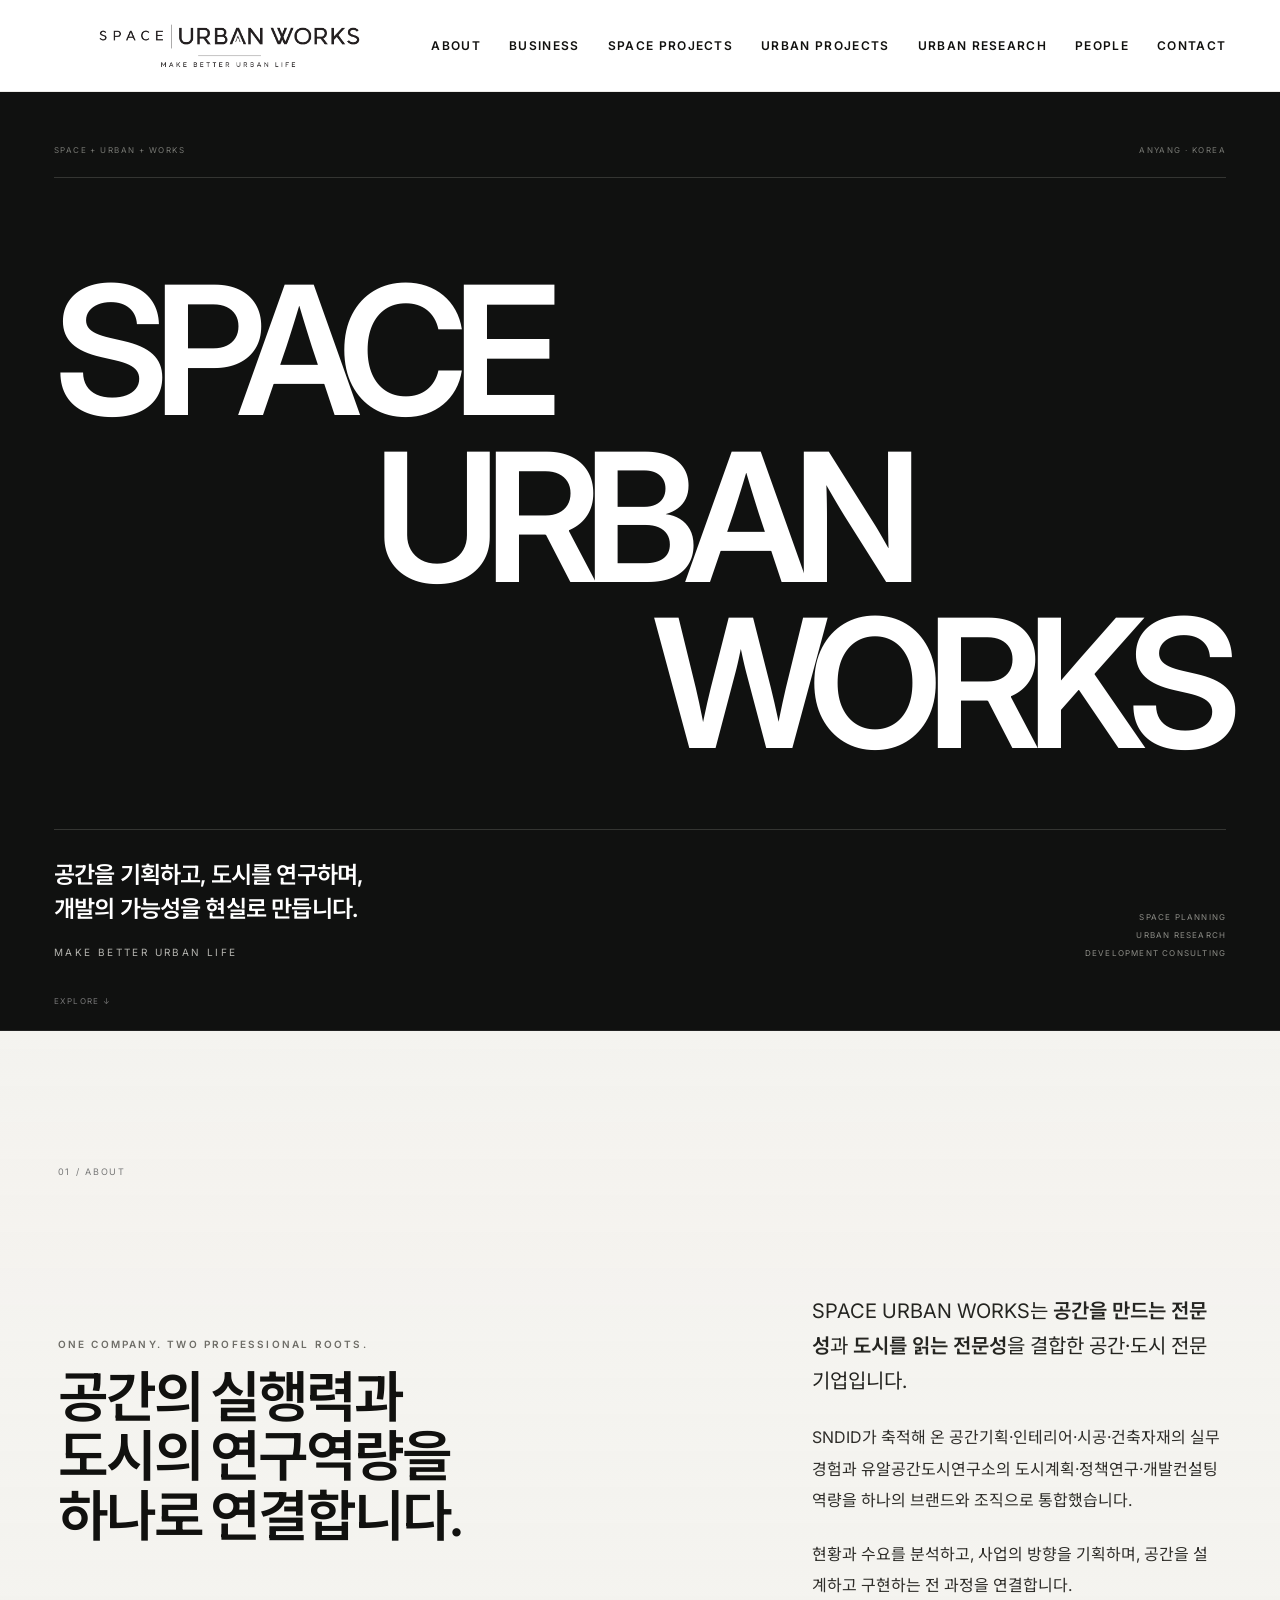
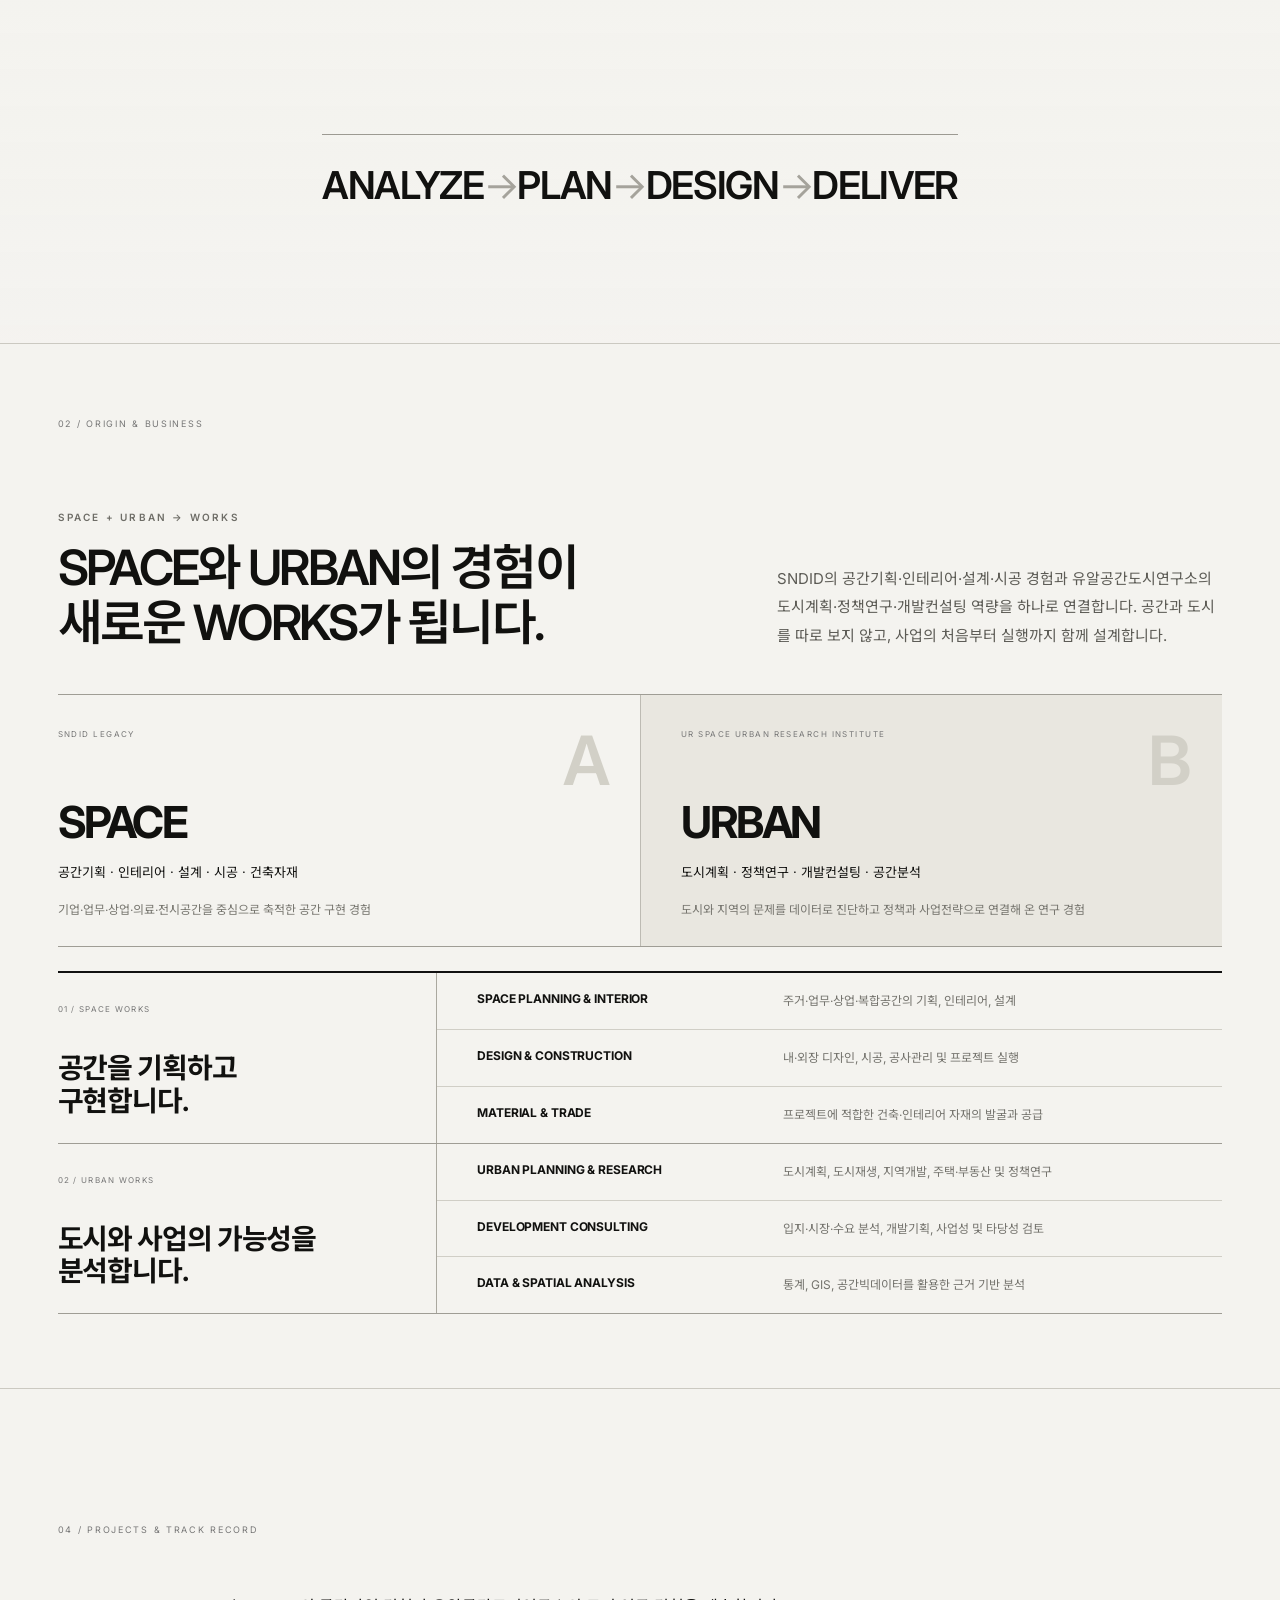
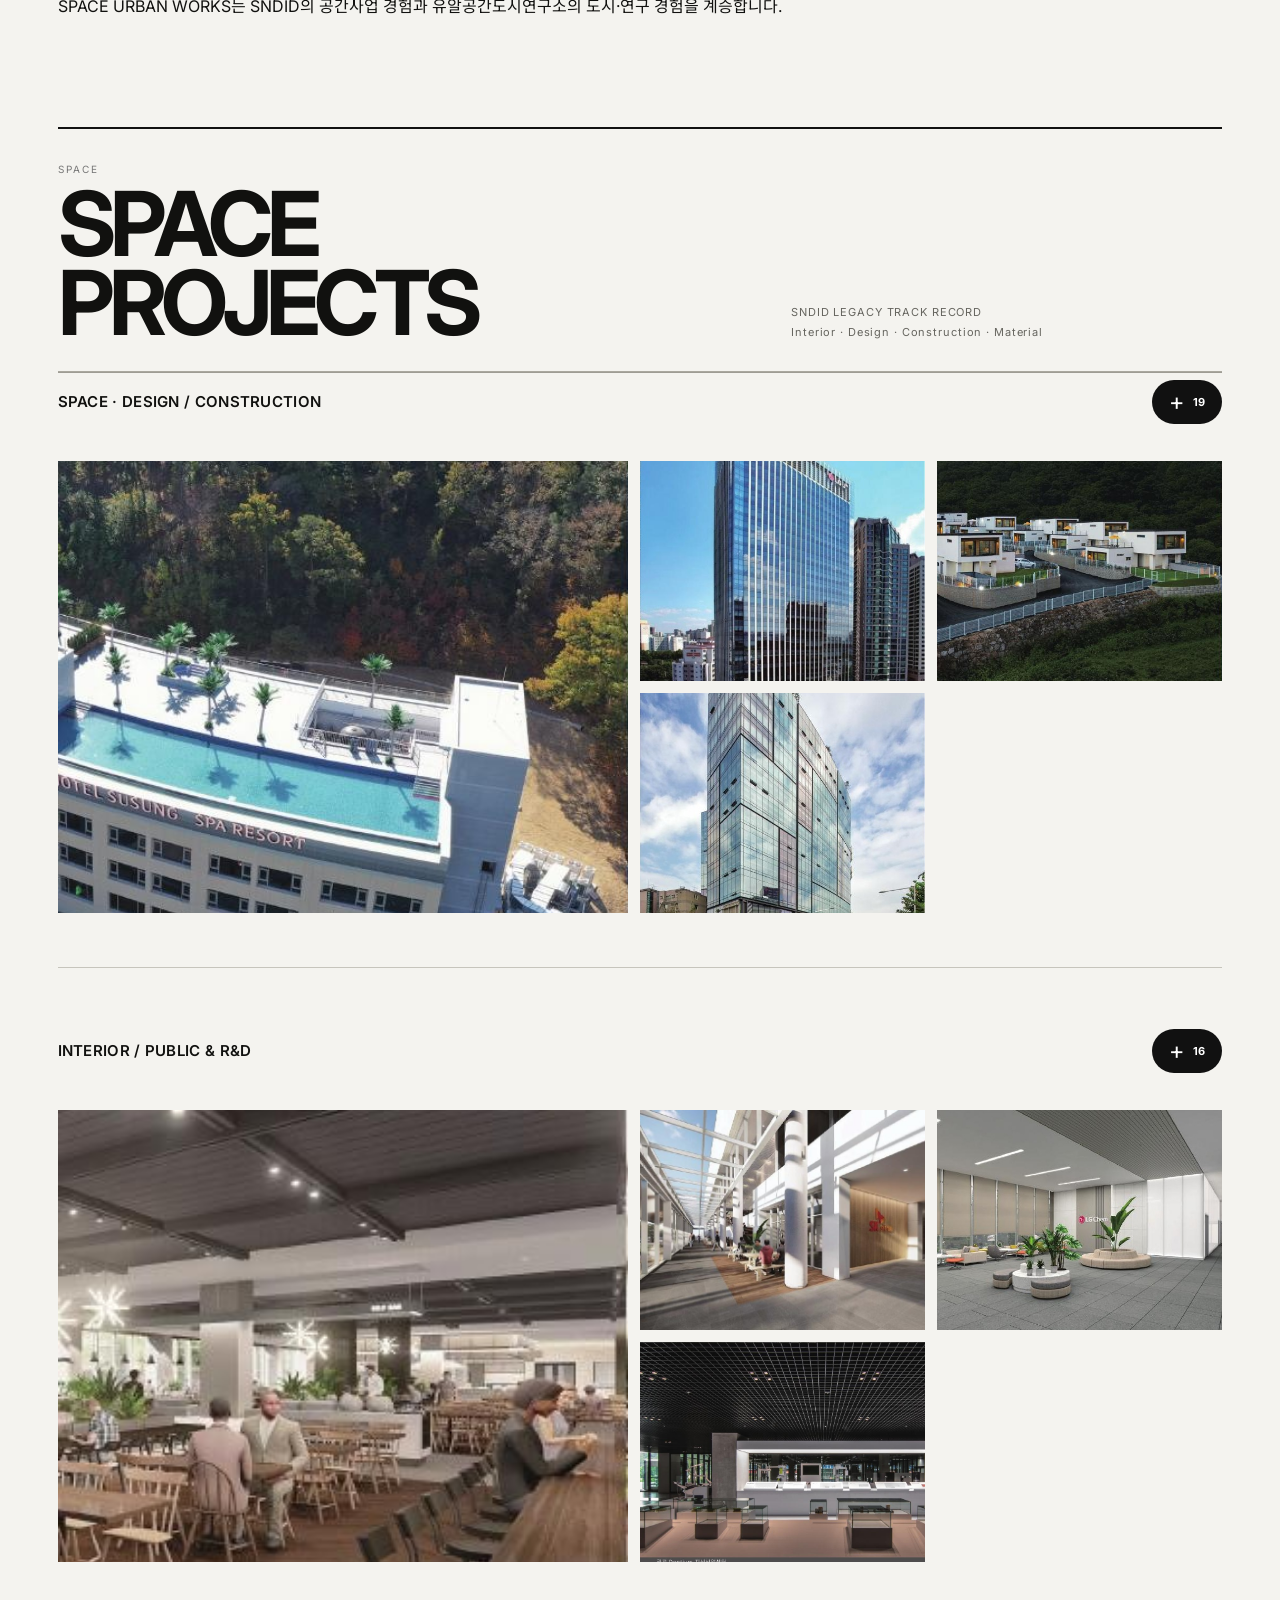
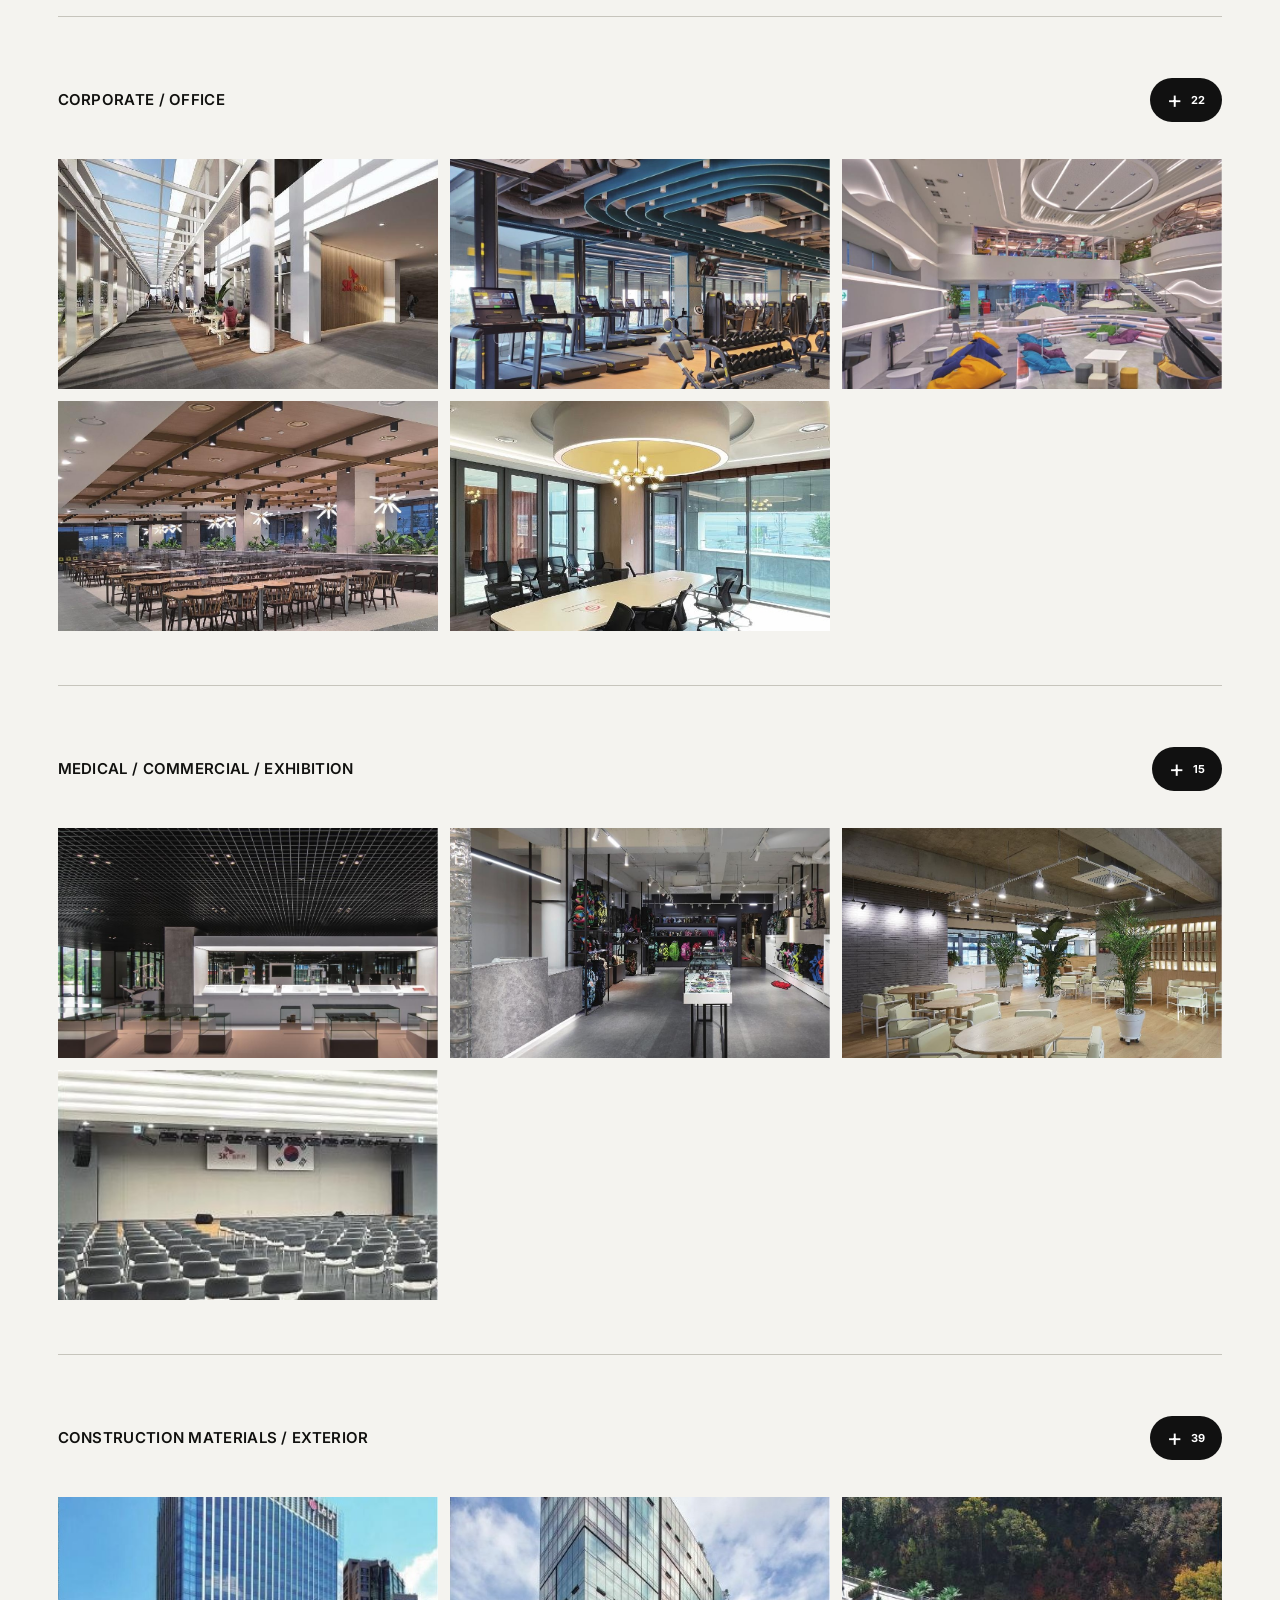
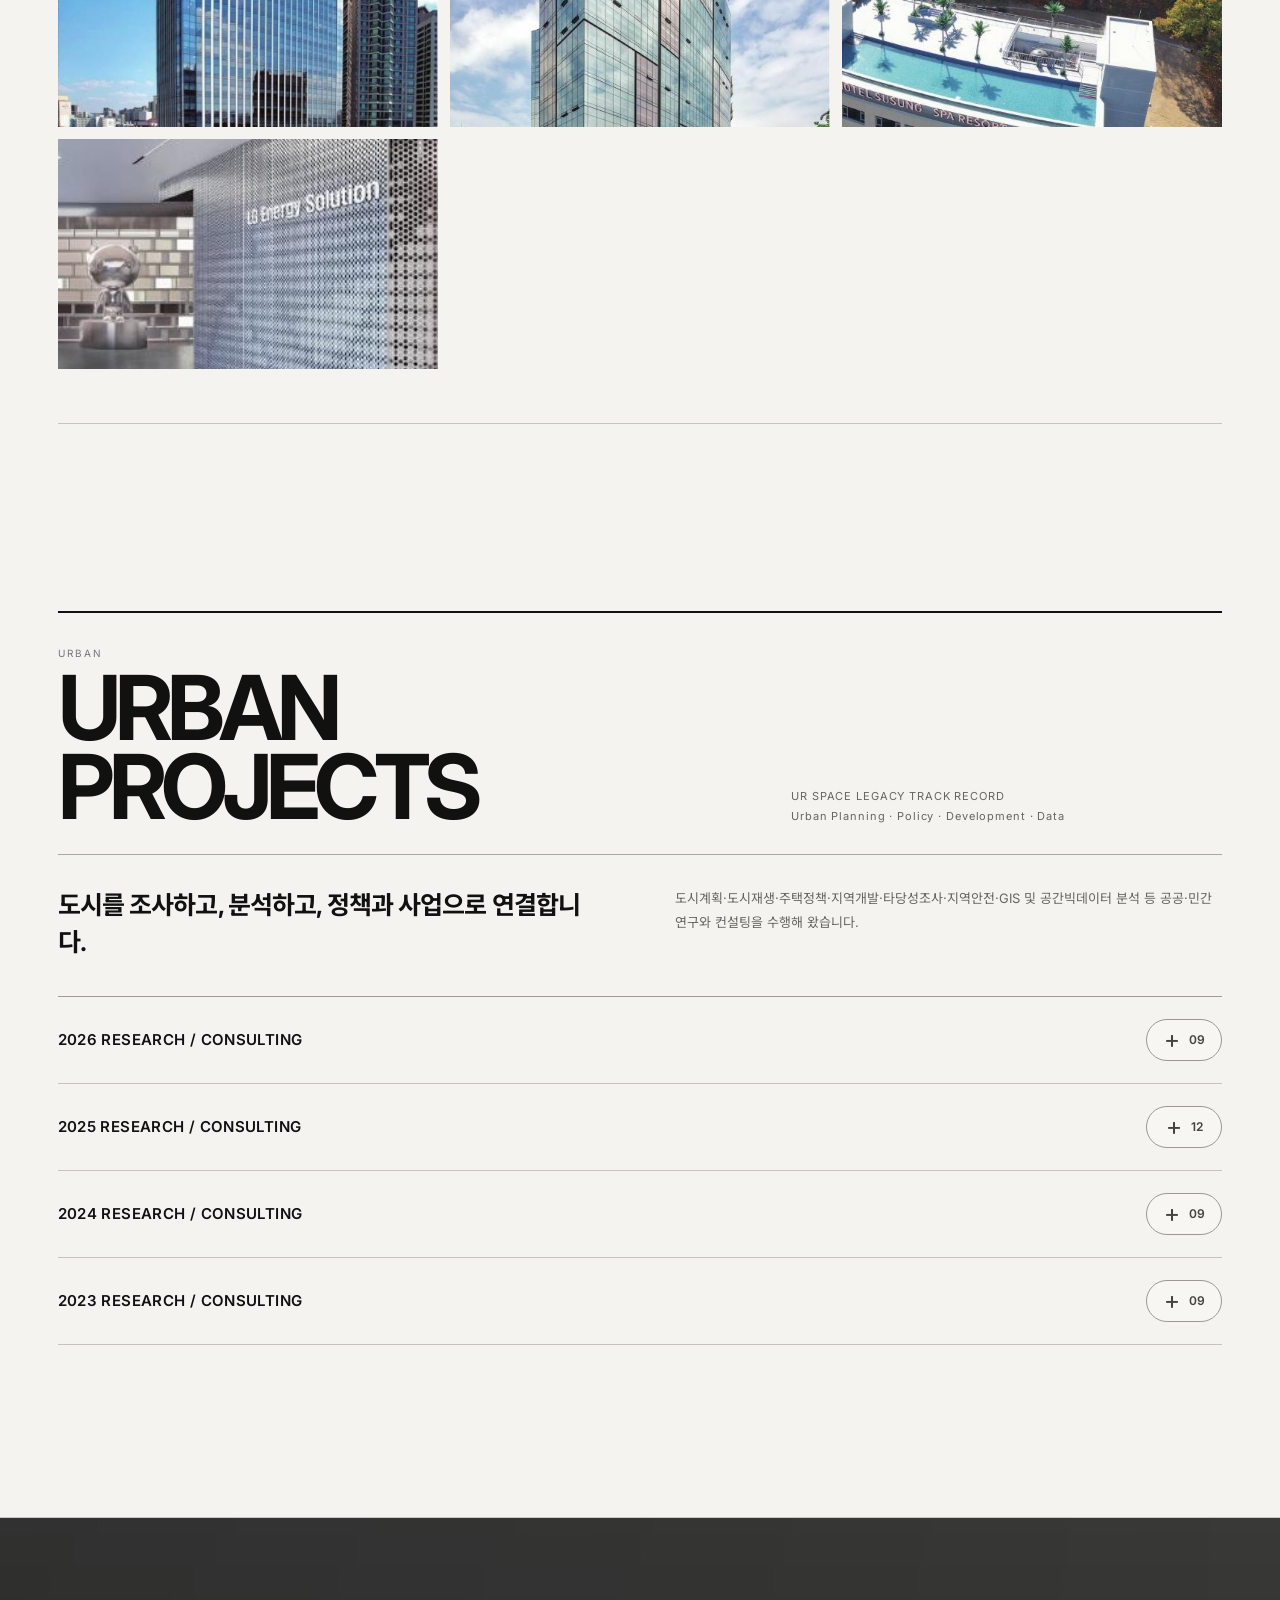
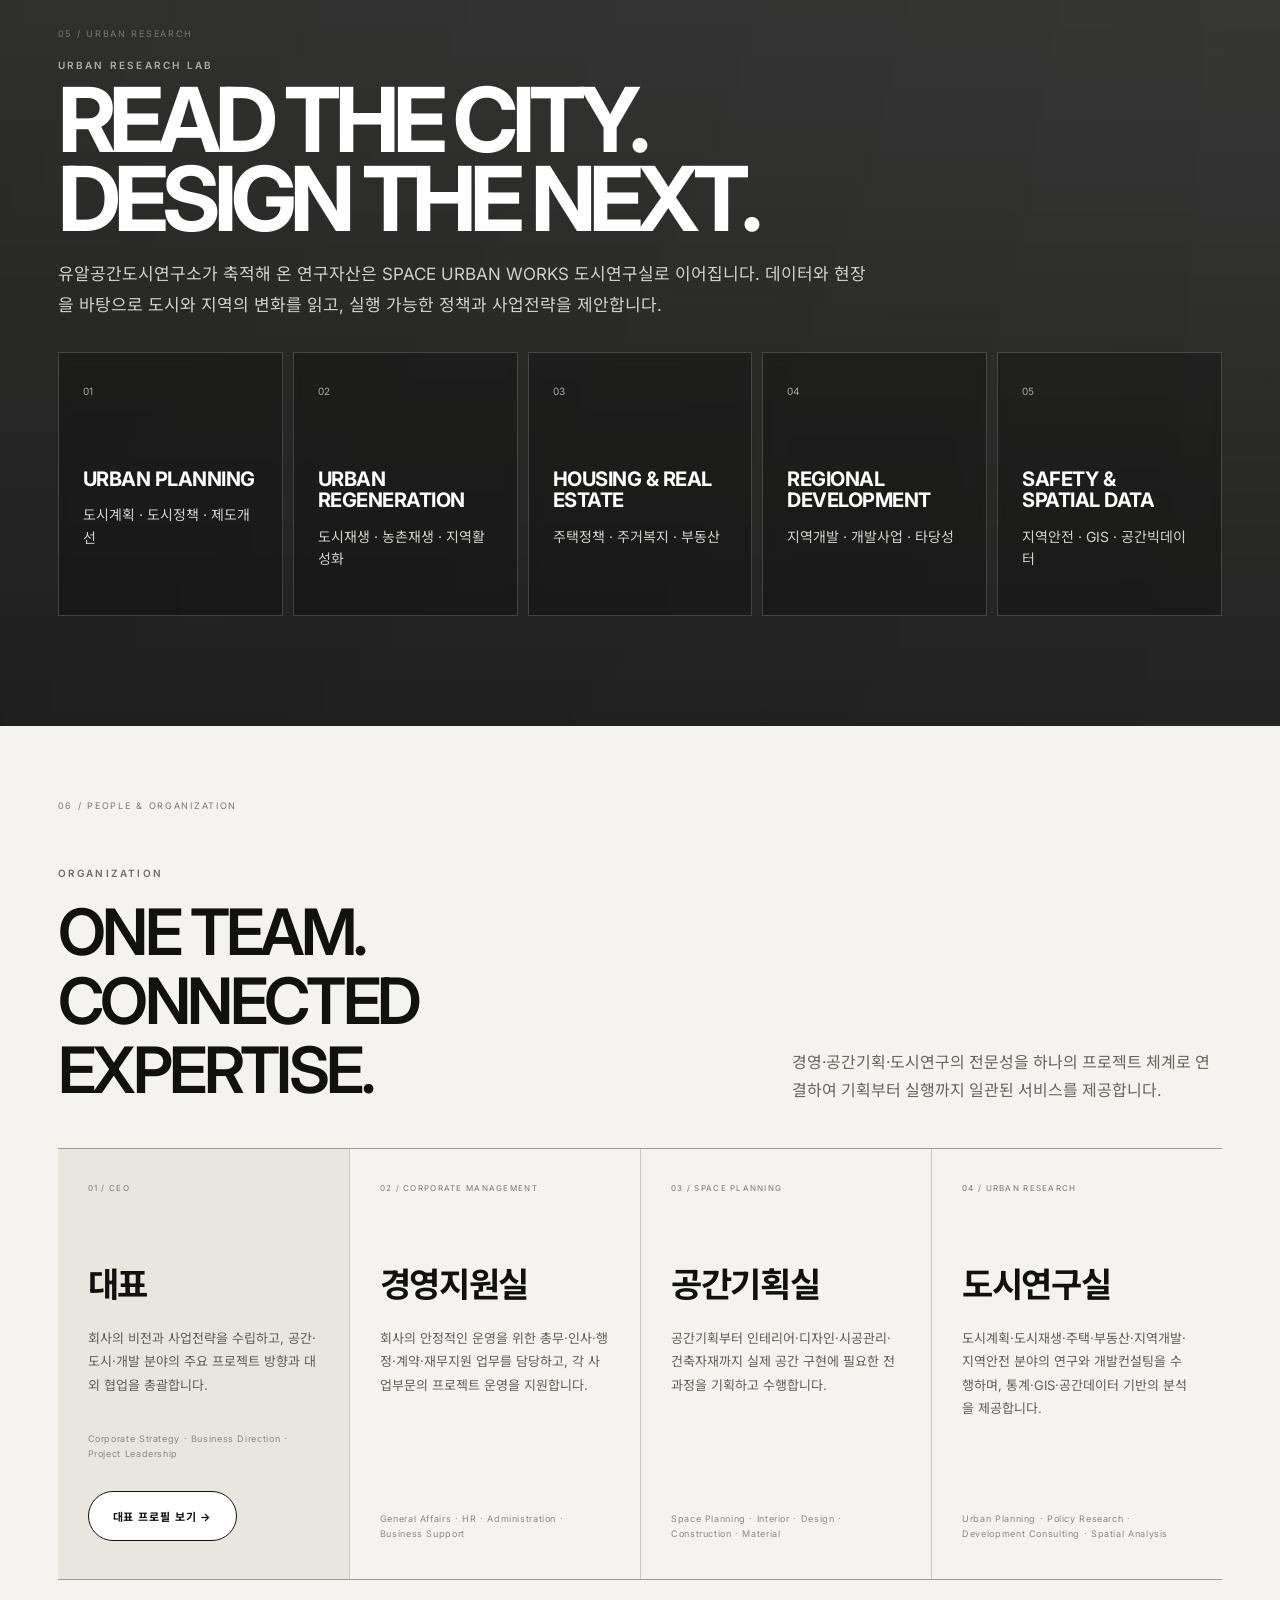
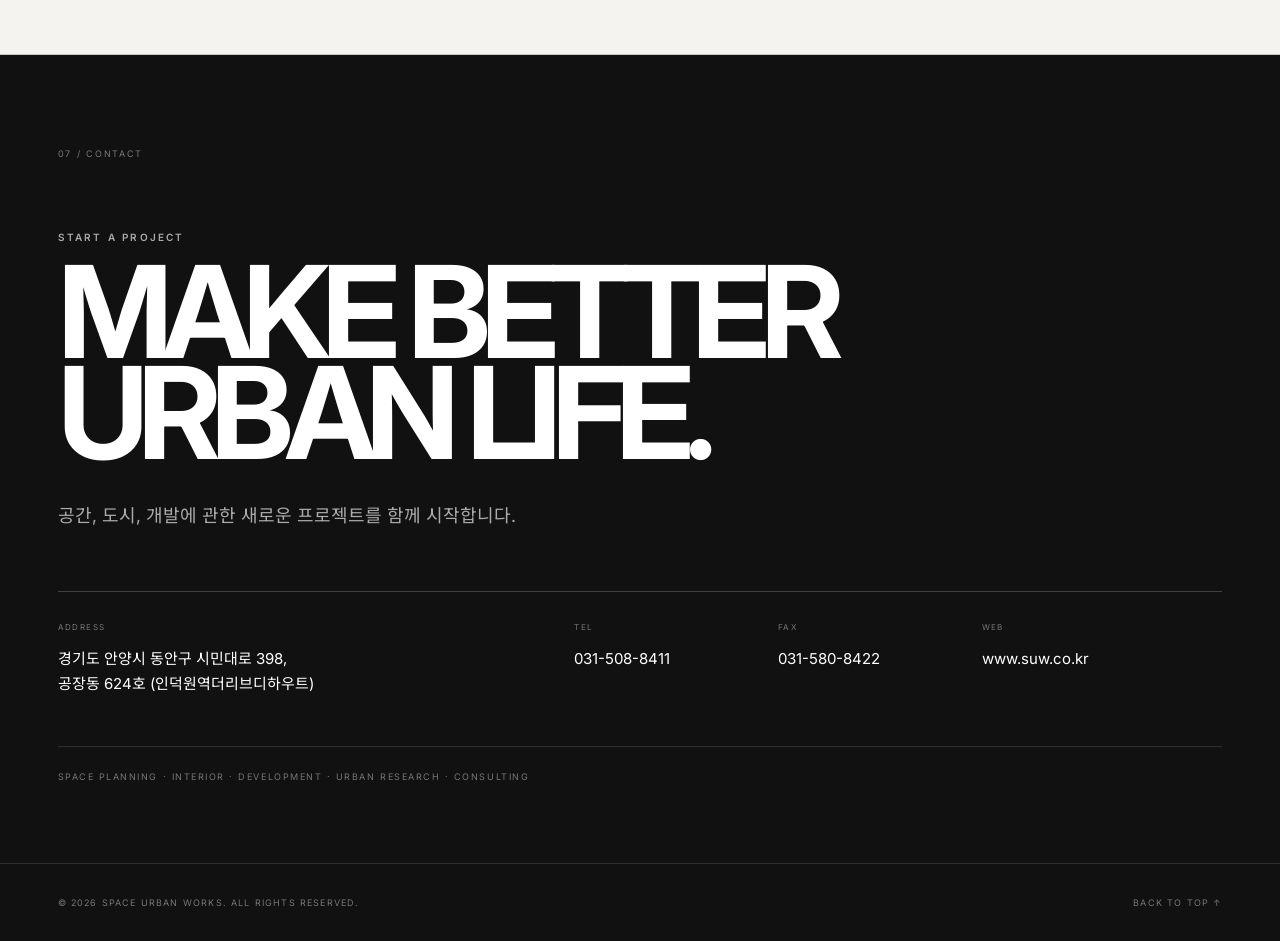
<file: index.html>
<!doctype html>
<html lang="ko">
<head>
  <meta charset="utf-8" />
  <meta name="viewport" content="width=device-width, initial-scale=1" />
  <meta name="description" content="SPACE URBAN WORKS — 공간을 기획하고, 도시를 연구하며, 개발의 가능성을 현실로 만듭니다." />
  <meta name="theme-color" content="#f4f3ef" />
  <title>SPACE URBAN WORKS</title>
  <link rel="preconnect" href="https://fonts.googleapis.com">
  <link rel="preconnect" href="https://fonts.gstatic.com" crossorigin>
  <link href="https://fonts.googleapis.com/css2?family=Inter:wght@400;500;600;700&family=Noto+Sans+KR:wght@400;500;600;700&display=swap" rel="stylesheet">
  <link rel="stylesheet" href="styles.css?v=22" />
</head>
<body>
  <header class="site-header" id="top">
    <a href="#top" class="brand" aria-label="SPACE URBAN WORKS home">
      <img src="assets/logo.png" alt="SPACE URBAN WORKS" />
    </a>
    <button class="menu-toggle" aria-expanded="false" aria-label="메뉴 열기">MENU</button>
    <nav class="nav">
      <a href="#about">ABOUT</a>
      <a href="#business">BUSINESS</a>
      <a href="#space-projects">SPACE PROJECTS</a><a href="#urban-projects">URBAN PROJECTS</a>
      <a href="#research">URBAN RESEARCH</a>
      <a href="#people">PEOPLE</a>
      <a href="#contact">CONTACT</a>
    </nav>
  </header>

  <main>
    <section class="hero hero-text-only" aria-label="SPACE URBAN WORKS">
      <div class="hero-editorial reveal">
        <div class="hero-topline">
          <span>SPACE + URBAN + WORKS</span>
          <span>ANYANG · KOREA</span>
        </div>

        <h1>
          <span class="hero-word hero-word-space">SPACE</span>
          <span class="hero-word hero-word-urban">URBAN</span>
          <span class="hero-word hero-word-works">WORKS</span>
        </h1>

        <div class="hero-bottom">
          <div class="hero-copy">
            <p class="hero-ko">공간을 기획하고, 도시를 연구하며,<br>개발의 가능성을 현실로 만듭니다.</p>
            <p class="hero-en">MAKE BETTER URBAN LIFE</p>
          </div>
          <div class="hero-tags">
            <span>SPACE PLANNING</span>
            <span>URBAN RESEARCH</span>
            <span>DEVELOPMENT CONSULTING</span>
          </div>
        </div>
      </div>
      <a class="scroll" href="#about">EXPLORE ↓</a>
    </section>

    <section class="section intro" id="about">
      <div class="section-label">01 / ABOUT</div>
      <div class="intro-grid">
        <div>
          <p class="eyebrow">ONE COMPANY. TWO PROFESSIONAL ROOTS.</p>
          <h2>공간의 실행력과<br>도시의 연구역량을<br>하나로 연결합니다.</h2>
        </div>
        <div class="body-copy">
          <p class="lead">SPACE URBAN WORKS는 <strong>공간을 만드는 전문성</strong>과 <strong>도시를 읽는 전문성</strong>을 결합한 공간·도시 전문기업입니다.</p>
          <p>SNDID가 축적해 온 공간기획·인테리어·시공·건축자재의 실무 경험과 유알공간도시연구소의 도시계획·정책연구·개발컨설팅 역량을 하나의 브랜드와 조직으로 통합했습니다.</p>
          <p>현황과 수요를 분석하고, 사업의 방향을 기획하며, 공간을 설계하고 구현하는 전 과정을 연결합니다.</p>
        </div>
      </div>
      <div class="about-statement">
        <span>ANALYZE</span><i>→</i><span>PLAN</span><i>→</i><span>DESIGN</span><i>→</i><span>DELIVER</span>
      </div>
    </section>

    <section class="section origin-business" id="business">
      <div class="section-label">02 / ORIGIN & BUSINESS</div>

      <div class="ob-hero">
        <div>
          <p class="eyebrow">SPACE + URBAN → WORKS</p>
          <h2>SPACE와 URBAN의 경험이<br>새로운 WORKS가 됩니다.</h2>
        </div>
        <p class="ob-intro">SNDID의 공간기획·인테리어·설계·시공 경험과 유알공간도시연구소의 도시계획·정책연구·개발컨설팅 역량을 하나로 연결합니다. 공간과 도시를 따로 보지 않고, 사업의 처음부터 실행까지 함께 설계합니다.</p>
      </div>

      <div class="ob-roots">
        <article class="ob-root">
          <span class="ob-num">A</span>
          <small>SNDID LEGACY</small>
          <h3>SPACE</h3>
          <p>공간기획 · 인테리어 · 설계 · 시공 · 건축자재</p>
          <em>기업·업무·상업·의료·전시공간을 중심으로 축적한 공간 구현 경험</em>
        </article>
        <article class="ob-root urban">
          <span class="ob-num">B</span>
          <small>UR SPACE URBAN RESEARCH INSTITUTE</small>
          <h3>URBAN</h3>
          <p>도시계획 · 정책연구 · 개발컨설팅 · 공간분석</p>
          <em>도시와 지역의 문제를 데이터로 진단하고 정책과 사업전략으로 연결해 온 연구 경험</em>
        </article>
      </div>

      <div class="ob-services">
        <section class="ob-service-group">
          <div class="ob-service-title">
            <span>01 / SPACE WORKS</span>
            <h3>공간을 기획하고<br>구현합니다.</h3>
          </div>
          <div class="ob-service-list">
            <article><b>SPACE PLANNING & INTERIOR</b><p>주거·업무·상업·복합공간의 기획, 인테리어, 설계</p></article>
            <article><b>DESIGN & CONSTRUCTION</b><p>내·외장 디자인, 시공, 공사관리 및 프로젝트 실행</p></article>
            <article><b>MATERIAL & TRADE</b><p>프로젝트에 적합한 건축·인테리어 자재의 발굴과 공급</p></article>
          </div>
        </section>

        <section class="ob-service-group urban-group">
          <div class="ob-service-title">
            <span>02 / URBAN WORKS</span>
            <h3>도시와 사업의 가능성을<br>분석합니다.</h3>
          </div>
          <div class="ob-service-list">
            <article><b>URBAN PLANNING & RESEARCH</b><p>도시계획, 도시재생, 지역개발, 주택·부동산 및 정책연구</p></article>
            <article><b>DEVELOPMENT CONSULTING</b><p>입지·시장·수요 분석, 개발기획, 사업성 및 타당성 검토</p></article>
            <article><b>DATA & SPATIAL ANALYSIS</b><p>통계, GIS, 공간빅데이터를 활용한 근거 기반 분석</p></article>
          </div>
        </section>
      </div>
    </section>

    <section class="section projects" id="projects">
      <div class="section-label">04 / PROJECTS & TRACK RECORD</div>
      <p>SPACE URBAN WORKS는 SNDID의 공간사업 경험과 유알공간도시연구소의 도시·연구 경험을 계승합니다. </p>
      </div>

      <div class="track-division" id="space-projects">
        <div class="track-title">
          <div><span>SPACE</span><h3>SPACE PROJECTS</h3></div>
          <p>SNDID LEGACY TRACK RECORD<br>Interior · Design · Construction · Material</p>
        </div>
        <div class="track-archive"><div class="space-project-category" data-project-category>
      <div class="space-project-head">
        <span>SPACE · DESIGN / CONSTRUCTION</span>
        <button class="space-project-toggle" type="button" aria-expanded="false" aria-controls="space-design-construction-list">
          <i>+</i><b>19</b>
        </button>
      </div>
      <div class="space-visible-gallery"><figure><img src="assets/sp-design-hotel.jpg" alt="SPACE · DESIGN / CONSTRUCTION project"></figure><figure><img src="assets/sp-design-lgu.jpg" alt="SPACE · DESIGN / CONSTRUCTION project"></figure><figure><img src="assets/sp-design-village.jpg" alt="SPACE · DESIGN / CONSTRUCTION project"></figure><figure><img src="assets/sp-design-htower.jpg" alt="SPACE · DESIGN / CONSTRUCTION project"></figure></div>
      <div class="space-project-list-wrap" id="space-design-construction-list">
        <ul class="track-list"><li>LG DISPLAY 파주 러닝 센터</li><li>LG DISPLAY 파주 부속동 징크공사</li><li>[현상설계] 용인 상상의숲 어린이 도서관</li><li>노들섬 특화공간 조성사업 토목공사</li><li>인천 계양구 계산동 통신 B/D 신축공사 토공사</li><li>방학천 주변경관 개선공사</li><li>대구 수성호텔 루프탑 수영장</li><li>H-TOWER 공용부 마감공사</li><li>KT 용산 IDC 신축공사 토공사</li><li>마장 축산물시장 하수관로 정비공사</li><li>[모듈 주택 설계] 천안 기로리 주택단지</li><li>[현상설계] 신일산업 선유도 사옥</li><li>개포4 복합문화센터 신축공사 토공사</li><li>용인 가창리 L씨 주택 리모델링</li><li>SK실트론 구미 복지동 외장 설계</li><li>천안 프렌즈 애견 풀빌라 빌리지</li><li>화성 한각리 단독주택 리모델링 설계</li><li>종로 누하동 근린생활시설 증축 및 대수선 공사</li><li>신정고등학교 외장공사</li></ul>
      </div>
    </div>
<div class="space-project-category" data-project-category>
      <div class="space-project-head">
        <span>INTERIOR / PUBLIC &amp; R&amp;D</span>
        <button class="space-project-toggle" type="button" aria-expanded="false" aria-controls="interior-public-amp-r-amp-d-list">
          <i>+</i><b>16</b>
        </button>
      </div>
      <div class="space-visible-gallery"><figure><img src="assets/sp-rd-sk-dining.jpg" alt="INTERIOR / PUBLIC &amp; R&amp;D project"></figure><figure><img src="assets/sp-rd-sk-corridor.jpg" alt="INTERIOR / PUBLIC &amp; R&amp;D project"></figure><figure><img src="assets/sp-office-lgchem.jpg" alt="INTERIOR / PUBLIC &amp; R&amp;D project"></figure><figure><img src="assets/sp-med-dentium.jpg" alt="INTERIOR / PUBLIC &amp; R&amp;D project"></figure></div>
      <div class="space-project-list-wrap" id="interior-public-amp-r-amp-d-list">
        <ul class="track-list"><li>FUJIFILM 스토어 AK마포점 현상설계</li><li>SK실트론 구미 복지동 인테리어</li><li>경북 안동경찰서 인테리어</li><li>천안 청수 요양병원</li><li>마사회 중문지원센터 인테리어</li><li>부천 R&amp;D센터 인테리어</li><li>신일산업 선유도 사옥</li><li>노바렉스 오송공장</li><li>오로라월드 이천공장</li><li>쿠첸 천안공장</li><li>주렁주렁, 고양이카페 인테리어 메뉴얼</li><li>카페동네 프랜차이즈 메뉴얼 공사 [2020-2022]</li><li>수원시의회 인테리어</li><li>오로라월드 테헤란로 본사</li><li>스탠다임 역삼동 오피스</li><li>LG화학 오산CS캠퍼스 증축공사</li></ul>
      </div>
    </div>
<div class="space-project-category" data-project-category>
      <div class="space-project-head">
        <span>CORPORATE / OFFICE</span>
        <button class="space-project-toggle" type="button" aria-expanded="false" aria-controls="corporate-office-list">
          <i>+</i><b>22</b>
        </button>
      </div>
      <div class="space-visible-gallery v16-clean-gallery"><figure><img src="assets/v16-corp-sk.jpg" alt="CORPORATE / OFFICE project"></figure><figure><img src="assets/v16-corp-gym.jpg" alt="CORPORATE / OFFICE project"></figure><figure><img src="assets/v16-corp-entrl.jpg" alt="CORPORATE / OFFICE project"></figure><figure><img src="assets/v16-corp-cafeteria.jpg" alt="CORPORATE / OFFICE project"></figure><figure><img src="assets/v16-corp-meeting.jpg" alt="CORPORATE / OFFICE project"></figure></div>
      <div class="space-project-list-wrap" id="corporate-office-list">
        <ul class="track-list"><li>SK실트론 구미 복지동 인테리어 공사</li><li>LG트윈타워 동·서관 2층 인테리어 공사</li><li>LG에너지솔루션 오창 엔트럴파크 조성공사</li><li>삼성전자 평택 P-PJT 정수장 로비 공사</li><li>삼성전자 평택 P-PJT 정수장 전진캠프</li><li>삼성전자 화성 E-PJT 화장실 공사</li><li>GS칼텍스 인재개발원 사우나 공사</li><li>전북은행 본사 로비 공사</li><li>신성이엔지 로비 공사</li><li>(주)LKDN 사옥 인테리어 공사</li><li>삼아제약 청담오피스</li><li>트윈시티남산 패스트파이브 공유오피스</li><li>(주)하이테크원 본사 인테리어 공사</li><li>여의도 IFC몰 레뚜알 프라퍼티즈 코리아</li><li>InLC 테크놀러지</li><li>MEMC 코리아 신축공사</li><li>레오컴 본사 오피스 공사</li><li>엘림시스 대전 신사옥</li><li>오산 전자광학위성 감시체계 통제소</li><li>로지스틱스파크 고양 인테리어 공사</li><li>범한 판토스 서북물류센터 칸막이 공사</li><li>넥스플러스 클린룸 공사</li></ul>
      </div>
    </div>
<div class="space-project-category" data-project-category>
      <div class="space-project-head">
        <span>MEDICAL / COMMERCIAL / EXHIBITION</span>
        <button class="space-project-toggle" type="button" aria-expanded="false" aria-controls="medical-commercial-exhibition-list">
          <i>+</i><b>15</b>
        </button>
      </div>
      <div class="space-visible-gallery v16-clean-gallery"><figure><img src="assets/v16-med-dentium.jpg" alt="MEDICAL / COMMERCIAL / EXHIBITION project"></figure><figure><img src="assets/v16-med-golf.jpg" alt="MEDICAL / COMMERCIAL / EXHIBITION project"></figure><figure><img src="assets/v16-med-cafe.jpg" alt="MEDICAL / COMMERCIAL / EXHIBITION project"></figure><figure><img src="assets/v16-med-auditorium.jpg" alt="MEDICAL / COMMERCIAL / EXHIBITION project"></figure></div>
      <div class="space-project-list-wrap" id="medical-commercial-exhibition-list">
        <ul class="track-list"><li>천안 SG삼성조은병원</li><li>천안 아이본 성장발달센터</li><li>서울시립노인요양원 환경개선공사</li><li>동탄 아들딸 한의원</li><li>천안 신불당 김안과 상담실 공사</li><li>FUJIFILM AK홍대역점</li><li>카페동네 삼산동 본점 인테리어 공사</li><li>카페동네 프랜차이즈 메뉴얼 공사 [2020-2021]</li><li>천안 프렌즈 애견 풀빌라 빌리지 인테리어 공사</li><li>삼성동 티잉그라운드 골프셀렉트샵</li><li>장안동 SUN식당</li><li>태안가족복합커뮤니티센터</li><li>광주 빛고을국민안전체험관</li><li>광교 Dentium 지식산업센터 전시실</li><li>서울시립대 중앙도서관</li></ul>
      </div>
    </div>
<div class="space-project-category" data-project-category>
      <div class="space-project-head">
        <span>CONSTRUCTION MATERIALS / EXTERIOR</span>
        <button class="space-project-toggle" type="button" aria-expanded="false" aria-controls="construction-materials-exterior-list">
          <i>+</i><b>39</b>
        </button>
      </div>
      <div class="space-visible-gallery v16-clean-gallery"><figure><img src="assets/v16-ext-lgu.jpg" alt="CONSTRUCTION MATERIALS / EXTERIOR project"></figure><figure><img src="assets/v16-ext-htower.jpg" alt="CONSTRUCTION MATERIALS / EXTERIOR project"></figure><figure><img src="assets/v16-ext-hotel.jpg" alt="CONSTRUCTION MATERIALS / EXTERIOR project"></figure><figure><img src="assets/v16-ext-material.jpg" alt="CONSTRUCTION MATERIALS / EXTERIOR project"></figure></div>
      <div class="space-project-list-wrap" id="construction-materials-exterior-list">
        <ul class="track-list"><li>LG디스플레이 파주 A3동 외벽공사</li><li>안양 씨엘포레 견본 주택</li><li>신길 파크자이 견본 주택</li><li>문성 레이크자이 견본 주택</li><li>한빛 맹학교 외벽공사</li><li>자영농업고등학교 외벽공사</li><li>당산동 40-1번지 근생빌딩 신축공사</li><li>군포 금강펜테리움 커뮤니티 공사</li><li>대구 수성호텔 수영장 공사</li><li>신촌 그랑 자이안 센터 사우나 공사</li><li>삼성동 오로라월드 주차타워 외벽공사</li><li>화성 아름마을 장애인 복지시설 외벽공사</li><li>천호 힐스테이트 견본 주택</li><li>성남 고등자이 견본 주택</li><li>과천 자이 견본 주택</li><li>수원 망포자이 견본 주택</li><li>대구 남산자이 견본 주택</li><li>대구 청라자이 견본 주택</li><li>봉천동 1654-2 주택 외벽공사</li><li>봉천동 1636-30 주택 외벽공사</li><li>엘레시안 강촌 CC 클럽하우스 사우나 공사</li><li>서울 맹학교 외벽공사</li><li>서울 애화학교 외벽공사</li><li>윤중중학교 외벽공사</li><li>평택 영신 자이 견본 주택</li><li>고덕 자이 견본 주택</li><li>수색 자이 견본 주택</li><li>대구 원대 자이 견본 주택</li><li>화성 동화 자이 견본 주택</li><li>화성 반월 자이 견본 주택</li><li>속초 디오션 자이 견본 주택</li><li>광주 고산 자이 견본 주택</li><li>장안 정자 자이 견본 주택</li><li>봉천동 상가 주택 외벽공사</li><li>안산 초지 e-편한세상 커뮤니티 공사</li><li>SK실트론 구미 복지동 외벽공사</li><li>GS건설 서대구센트럴자이</li><li>GS건설 부산 양정1구역</li><li>GS건설 대구칠성자이</li></ul>
      </div>
    </div></div>
      </div>

      <div class="track-division urban-track" id="urban-projects">
        <div class="track-title">
          <div><span>URBAN</span><h3>URBAN PROJECTS</h3></div>
          <p>UR SPACE LEGACY TRACK RECORD<br>Urban Planning · Policy · Development · Data</p>
        </div>
        <div class="urban-intro">
          <strong>도시를 조사하고, 분석하고, 정책과 사업으로 연결합니다.</strong>
          <p>도시계획·도시재생·주택정책·지역개발·타당성조사·지역안전·GIS 및 공간빅데이터 분석 등 공공·민간 연구와 컨설팅을 수행해 왔습니다.</p>
        </div>
        <div class="track-archive"><details class="track-details">
          <summary><span>2026 RESEARCH / CONSULTING</span><b>09</b></summary>
          <ul class="track-list"><li>한국토지주택공사(LH) · 2026~2027년 공공토지 수급조사 연구용역</li><li>한국개발연구원(KDI) · OO 도시개발사업 사업계획 적정성 검토</li><li>(주)OO · 안성 OO지구 도시개발사업 주택수요조사 용역</li><li>행정안전부 · 지역안전 역량 강화 지원 용역</li><li>서울시의회 · 준공업지역 제도개선에 따른 주거정비사업의 경제효과 분석</li><li>경기주택도시공사(GH) · 2026년 매입임대주택 공급전략 수립 연구</li><li>한국농촌경제연구원 · 농촌재생 성과측정평가 고도화 연구</li><li>시흥시 · 상권활성화를 위한 기본구상 용역</li><li>시흥시 · 지역 특화 기본구상 수립 및 타당성검토</li></ul>
        </details><details class="track-details">
          <summary><span>2025 RESEARCH / CONSULTING</span><b>12</b></summary>
          <ul class="track-list"><li>민간개발사업 PM 및 컨설팅</li><li>한국지방재정공제회(LOMAC) · 도시개발사업 예비타당성 조사 연구</li><li>시흥시 · 배곧체육시설용지 기본구상 수립 및 타당성 검토</li><li>한국지방재정공제회(LOMAC) · 산업단지개발 예비타당성 조사 연구</li><li>한국토지주택공사(LH) · 일자리연계형 지원주택사업 수요조사</li><li>인천도시공사 · 2025 도시재생 정책브리프</li><li>의왕도시공사 · 매입임대주택 타당성조사</li><li>충청남도 · 도시재생사업 가이드라인 개발</li><li>한국농촌경제연구원 · 농촌재생 평가지표 개선 및 성과측정 평가</li><li>(주)정도유아이티 협력 · 해외도시정비사업 기초조사 연구</li><li>(주)이움도시건축 협력 · 서울시 도시계획시설 수요분석</li><li>시흥시 · 배곧신도시 유휴부지 활용방안 기초조사</li></ul>
        </details><details class="track-details">
          <summary><span>2024 RESEARCH / CONSULTING</span><b>09</b></summary>
          <ul class="track-list"><li>한국지방재정공제회(LOMAC) · 도시개발사업 예비타당성 조사 연구</li><li>경기주택도시공사 · 기존주택매입임대주택 지역 균형매입 기준 수립</li><li>서울시의회 · 직주락 복합도시 실현을 위한 서울시 준공업지역 규제 개선방안</li><li>서울시의회 · 서울시 모아타운의 활성화 촉진을 위한 제도개선 방안</li><li>횡성군 · 뉴빌리지 기본구상</li><li>한국농촌경제연구원 · 농촌재생 실증 적용을 위한 모범사례 심층분석 및 DB구축</li><li>인천도시공사 · 2024 도시재생 정책브리프 제작</li><li>서호ENG 협력 · 소규모주택정비 관리지역 가이드라인 및 기본구상 수립</li><li>한국지방재정공제회(LOMAC) · 일반산업단지조성사업 예비타당성 조사 연구</li></ul>
        </details><details class="track-details">
          <summary><span>2023 RESEARCH / CONSULTING</span><b>09</b></summary>
          <ul class="track-list"><li>동작상권활성화사업단 · 상권 유통 플랫폼 구축 타당성 조사</li><li>SK E&amp;S · 수소 고상버스 보급 확대를 위한 전세버스 및 시외·고속버스 현황 분석 및 정책개발</li><li>국토연구원 · 국유재산 비축토지 및 주변지역 GIS 데이터 구축</li><li>국가보훈부 · 현충시설 기념관 실태조사 및 활성화 방안</li><li>한국개발연구원(KDI) · 조성사업 예비타당성 조사 연구 참여</li><li>서울시 · 전세제도의 주택시장 효과분석</li><li>환경부 · 수소 고상버스 보급 확대를 위한 전세버스 및 시외·고속버스 전환 타당성 검토</li><li>서울시의회 · 노후·불량 주거지역 주택공급 및 환경 개선을 위한 기초 연구</li><li>한양대학교 도시대학원 HY-GRIP 교육연구단 · 산학 교류협약</li></ul>
        </details></div>
      </div>
    </section>

    <section class="research" id="research">
      <div class="research-inner">
        <div class="section-label light">05 / URBAN RESEARCH</div>
        <div class="research-hero reveal">
          <p class="eyebrow light-text">URBAN RESEARCH LAB</p>
          <h2>READ THE CITY.<br>DESIGN THE NEXT.</h2>
          <p>유알공간도시연구소가 축적해 온 연구자산은 SPACE URBAN WORKS 도시연구실로 이어집니다. 데이터와 현장을 바탕으로 도시와 지역의 변화를 읽고, 실행 가능한 정책과 사업전략을 제안합니다.</p>
        </div>
        <div class="research-grid">
          <article><span>01</span><h3>URBAN PLANNING</h3><p>도시계획 · 도시정책 · 제도개선</p></article>
          <article><span>02</span><h3>URBAN REGENERATION</h3><p>도시재생 · 농촌재생 · 지역활성화</p></article>
          <article><span>03</span><h3>HOUSING & REAL ESTATE</h3><p>주택정책 · 주거복지 · 부동산</p></article>
          <article><span>04</span><h3>REGIONAL DEVELOPMENT</h3><p>지역개발 · 개발사업 · 타당성</p></article>
          <article><span>05</span><h3>SAFETY & SPATIAL DATA</h3><p>지역안전 · GIS · 공간빅데이터</p></article>
        </div>
        
        </div>
      </div>
    </section>

    <section class="section people" id="people">
      <div class="section-label">06 / PEOPLE & ORGANIZATION</div>
      <div class="people-head">
        <div>
          <p class="eyebrow">ORGANIZATION</p>
          <h2>ONE TEAM.<br>CONNECTED EXPERTISE.</h2>
        </div>
        <p>경영·공간기획·도시연구의 전문성을 하나의 프로젝트 체계로 연결하여 기획부터 실행까지 일관된 서비스를 제공합니다.</p>
      </div>

      <div class="org-list">
        <article class="org-card org-ceo">
          <span>01 / CEO</span>
          <h3>대표</h3>
          <p>회사의 비전과 사업전략을 수립하고, 공간·도시·개발 분야의 주요 프로젝트 방향과 대외 협업을 총괄합니다.</p>
          <small>Corporate Strategy · Business Direction · Project Leadership</small><a class="org-profile-link" href="profile.html">대표 프로필 보기 →</a>
        </article>

        <article class="org-card">
          <span>02 / CORPORATE MANAGEMENT</span>
          <h3>경영지원실</h3>
          <p>회사의 안정적인 운영을 위한 총무·인사·행정·계약·재무지원 업무를 담당하고, 각 사업부문의 프로젝트 운영을 지원합니다.</p>
          <small>General Affairs · HR · Administration · Business Support</small>
        </article>

        <article class="org-card">
          <span>03 / SPACE PLANNING</span>
          <h3>공간기획실</h3>
          <p>공간기획부터 인테리어·디자인·시공관리·건축자재까지 실제 공간 구현에 필요한 전 과정을 기획하고 수행합니다.</p>
          <small>Space Planning · Interior · Design · Construction · Material</small>
        </article>

        <article class="org-card">
          <span>04 / URBAN RESEARCH</span>
          <h3>도시연구실</h3>
          <p>도시계획·도시재생·주택·부동산·지역개발·지역안전 분야의 연구와 개발컨설팅을 수행하며, 통계·GIS·공간데이터 기반의 분석을 제공합니다.</p>
          <small>Urban Planning · Policy Research · Development Consulting · Spatial Analysis</small>
        </article>
      </div>
    </section>

    <section class="contact" id="contact">
      <div class="contact-inner">
        <div class="section-label light">07 / CONTACT</div>
        <p class="eyebrow light-text">START A PROJECT</p>
        <h2>MAKE BETTER<br>URBAN LIFE.</h2>
        <div class="contact-intro">공간, 도시, 개발에 관한 새로운 프로젝트를 함께 시작합니다.</div>

        <div class="contact-grid">
          <div class="contact-address">
            <span>ADDRESS</span>
            <p>경기도 안양시 동안구 시민대로 398,<br>공장동 624호 (인덕원역더리브디하우트)</p>
          </div>
          <div><span>TEL</span><a href="tel:0315088411">031-508-8411</a></div>
          <div><span>FAX</span><p>031-580-8422</p></div>
          <div><span>WEB</span><a href="https://www.suw.co.kr">www.suw.co.kr</a></div>
        </div>
        <div class="contact-services">SPACE PLANNING · INTERIOR · DEVELOPMENT · URBAN RESEARCH · CONSULTING</div>
      </div>
    </section>
  </main>

  <footer>
    <span>© 2026 SPACE URBAN WORKS. ALL RIGHTS RESERVED.</span>
    <a href="#top">BACK TO TOP ↑</a>
  </footer>

  <script src="script.js?v=22"></script>
</body>
</html>
</file>
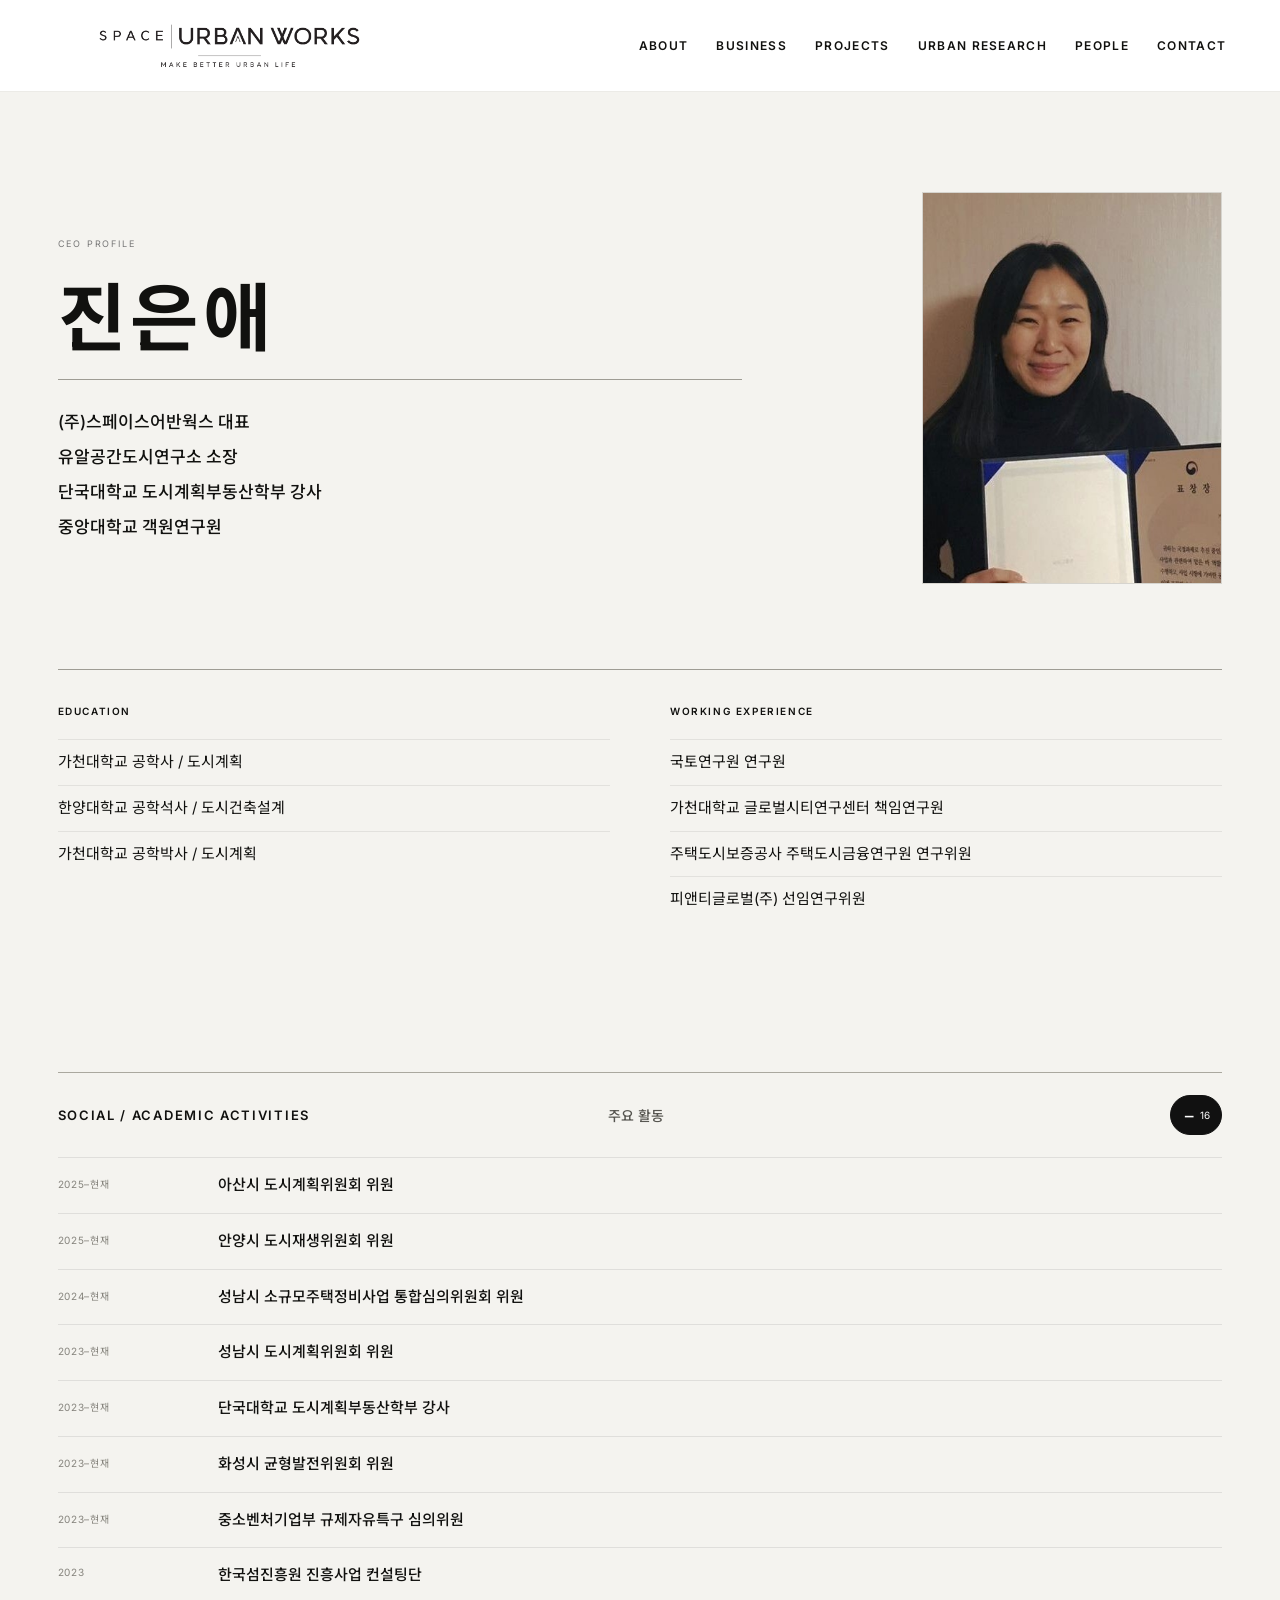
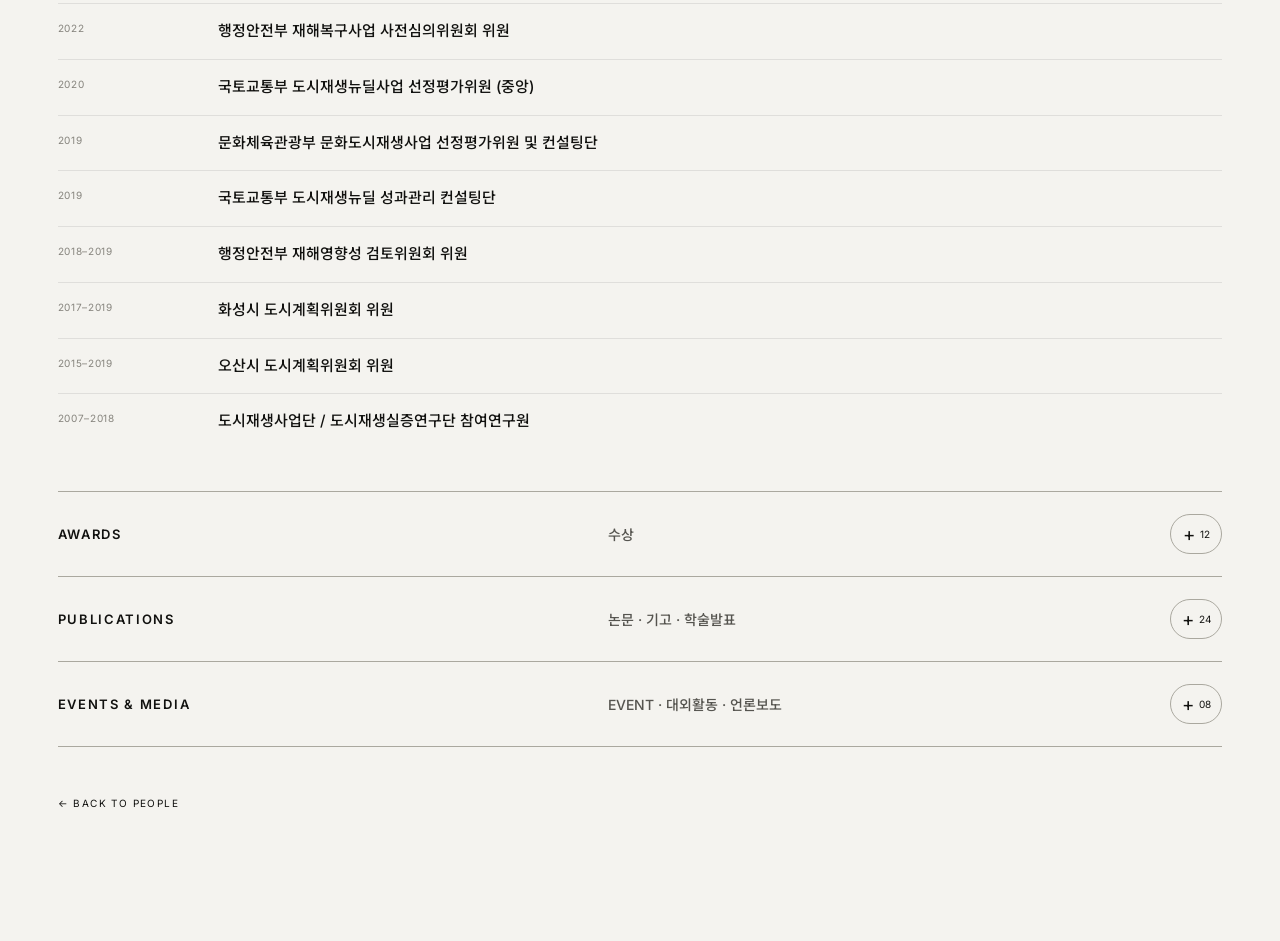
<file: profile.html>
<!doctype html>
<html lang="ko">
<head>
  <meta charset="utf-8">
  <meta name="viewport" content="width=device-width, initial-scale=1">
  <title>CEO Profile | SPACE URBAN WORKS</title>
  <meta name="description" content="SPACE URBAN WORKS 대표 진은애 프로필">
  <link rel="preconnect" href="https://fonts.googleapis.com">
  <link rel="preconnect" href="https://fonts.gstatic.com" crossorigin>
  <link href="https://fonts.googleapis.com/css2?family=Inter:wght@400;500;600;700&family=Noto+Sans+KR:wght@400;500;600;700&display=swap" rel="stylesheet">
  <link rel="stylesheet" href="styles.css?v=22">
</head>
<body class="profile-page">
  <header class="site-header">
    <a href="index.html#top" class="brand"><img src="assets/logo.png" alt="SPACE URBAN WORKS"></a>
    <button class="menu-toggle" aria-expanded="false" aria-label="메뉴 열기">MENU</button>
    <nav class="nav">
      <a href="index.html#about">ABOUT</a>
      <a href="index.html#business">BUSINESS</a>
      <a href="index.html#projects">PROJECTS</a>
      <a href="index.html#research">URBAN RESEARCH</a>
      <a href="index.html#people">PEOPLE</a>
      <a href="index.html#contact">CONTACT</a>
    </nav>
  </header>

  <main class="profile-main profile-v8">
    <section class="ceo-intro">
      <div class="ceo-intro-grid">
        <figure class="ceo-photo"><img src="assets/ceo.jpg" alt="진은애 대표"></figure>
        <div class="ceo-intro-copy">
          <span class="profile-kicker">CEO PROFILE</span>
          <h1>진 은 애</h1>
          <div class="ceo-current">
            <strong>(주)스페이스어반웍스 대표</strong>
            <strong>유알공간도시연구소 소장</strong>
            <strong>단국대학교 도시계획부동산학부 강사</strong>
            <strong>중앙대학교 객원연구원</strong>
          </div>
        </div>
      </div>

      <div class="ceo-basic-grid">
        <section>
          <span>EDUCATION</span>
          <ul><li>가천대학교 공학사 / 도시계획</li><li>한양대학교 공학석사 / 도시건축설계</li><li>가천대학교 공학박사 / 도시계획</li></ul>
        </section>
        <section>
          <span>WORKING EXPERIENCE</span>
          <ul><li>국토연구원 연구원</li><li>가천대학교 글로벌시티연구센터 책임연구원</li><li>주택도시보증공사 주택도시금융연구원 연구위원</li><li>피앤티글로벌(주) 선임연구위원</li></ul>
        </section>
      </div>
    </section>

    <section class="profile-section">
      <details class="profile-detail" open>
        <summary><span>SOCIAL / ACADEMIC ACTIVITIES</span><b>주요 활동</b><i>16</i></summary>
        <ul class="profile-list"><li><time>2025–현재</time><div><strong>아산시 도시계획위원회 위원</strong></div></li><li><time>2025–현재</time><div><strong>안양시 도시재생위원회 위원</strong></div></li><li><time>2024–현재</time><div><strong>성남시 소규모주택정비사업 통합심의위원회 위원</strong></div></li><li><time>2023–현재</time><div><strong>성남시 도시계획위원회 위원</strong></div></li><li><time>2023–현재</time><div><strong>단국대학교 도시계획부동산학부 강사</strong></div></li><li><time>2023–현재</time><div><strong>화성시 균형발전위원회 위원</strong></div></li><li><time>2023–현재</time><div><strong>중소벤처기업부 규제자유특구 심의위원</strong></div></li><li><time>2023</time><div><strong>한국섬진흥원 진흥사업 컨설팅단</strong></div></li><li><time>2022</time><div><strong>행정안전부 재해복구사업 사전심의위원회 위원</strong></div></li><li><time>2020</time><div><strong>국토교통부 도시재생뉴딜사업 선정평가위원 (중앙)</strong></div></li><li><time>2019</time><div><strong>문화체육관광부 문화도시재생사업 선정평가위원 및 컨설팅단</strong></div></li><li><time>2019</time><div><strong>국토교통부 도시재생뉴딜 성과관리 컨설팅단</strong></div></li><li><time>2018–2019</time><div><strong>행정안전부 재해영향성 검토위원회 위원</strong></div></li><li><time>2017–2019</time><div><strong>화성시 도시계획위원회 위원</strong></div></li><li><time>2015–2019</time><div><strong>오산시 도시계획위원회 위원</strong></div></li><li><time>2007–2018</time><div><strong>도시재생사업단 / 도시재생실증연구단 참여연구원</strong></div></li></ul>
      </details>

      <details class="profile-detail">
        <summary><span>AWARDS</span><b>수상</b><i>12</i></summary>
        <ul class="profile-list"><li><time>2024.12.31</time><div><strong>행정안전부 장관상 - 지역안전지수 유공자 표창</strong><span>행정안전부</span></div></li><li><time>2023.11.24</time><div><strong>우수논문상</strong><span>한국주거학회</span></div></li><li><time>2021.12.06</time><div><strong>도시재생 공헌상</strong><span>(사)도시재생활동가네트워크</span></div></li><li><time>2021.12.06</time><div><strong>도시재생 활성화 기여 공로상</strong><span>(사)도시재생협치포럼</span></div></li><li><time>2019.07.04</time><div><strong>과학기술우수논문상</strong><span>한국과학기술단체총연합회</span></div></li><li><time>2018.12.03</time><div><strong>오산시장 표창 – 도시계획위원회</strong><span>오산시청</span></div></li><li><time>2017.08.18</time><div><strong>경기도민 삶의 질 조사 데이터 활용 학술대회 우수상</strong><span>경기연구원</span></div></li><li><time>2016.12.06</time><div><strong>국토교통부 장관상 – 도시재생 유공자 표창</strong><span>국토교통부</span></div></li><li><time>2016.11.16</time><div><strong>2016 서울연구 논문공모전 최우수상</strong><span>서울특별시</span></div></li><li><time>2016.03.26</time><div><strong>한국감정원 부동산정책 및 시장분석 논문 공모전 우수상</strong><span>한국감정원</span></div></li><li><time>2015.11.04</time><div><strong>2015 서울연구 논문공모전 최우수상</strong><span>서울연구원</span></div></li><li><time>2005.02.22</time><div><strong>도시계획학과 수석 졸업상</strong><span>대한국토도시계획학회</span></div></li></ul>
      </details>

      <details class="profile-detail">
        <summary><span>PUBLICATIONS</span><b>논문 · 기고 · 학술발표</b><i>24</i></summary>
        <ul class="profile-list publication-list"><li><time>2025.11</time><div><span>한국콘텐츠학회논문지 25(1)</span><strong>산업특성이 거주민의 직주근접 선택에 미치는 영향 연구 : 경기도를 중심으로</strong></div></li><li><time>2024.12</time><div><span>스마트도시건축학회 논문집 5(1)</span><strong>상권 유통 플랫폼 도입을 위한 수요분석 및 사전적 논의 : 동작구 사당・이수 상권활성화구역 사례 연구</strong></div></li><li><time>2022.10</time><div><span>(SSCI) Journal of Transport Geography 104 : 103436</span><strong>Commuting time and perceived stress: Evidence from the intra- and inter-city commuting of young workers in Korea</strong></div></li><li><time>2022.06</time><div><span>한국주거학회논문집 33(3)</span><strong>수도권 거주자의 주거선택이 주거만족에 미치는 영향 연구 : 지역별, 생애주기별, 소득별 특성을 중심으로</strong></div></li><li><time>2019.11</time><div><span>2019 한국주택학회 추계학술대회 HUG특별세션 (학술발표)</span><strong>2019 도시재생뉴딜사업 기금활용특성 및 활성화 방안</strong></div></li><li><time>2018.12</time><div><span>한국생태환경건축학회논문집 18(6)</span><strong>도시재생사업 유형별 성과지표 중요도 분석 : 중심시가지형, 일반근린형, 주거지재생 및 우리동네살리기 재생사업을 중심으로</strong></div></li><li><time>2018.12</time><div><span>한국주거학회논문집 29(6)</span><strong>도시재생사업 성과왜곡 특성 및 개선방안 분석</strong></div></li><li><time>2018.12</time><div><span>한국주거학회논문집 29(6)</span><strong>공공임대주택 수요특성 및 거주만족도 분석 : 전남․광주 행복주택․국민임대주택을 중심으로</strong></div></li><li><time>2018.10</time><div><span>대한국토·도시계획학회 도시정보 439 (기고)</span><strong>지방분권과 주택 거버넌스</strong></div></li><li><time>2018.10</time><div><span>(SSCI) Sustainability 10(10):3755</span><strong>Does resident participation in an urban regeneration project improve neighborhood satisfaction?</strong></div></li><li><time>2018.10</time><div><span>한국주거학회논문집 29(5)</span><strong>도시재생사업의 주민참여가 사회적자본 형성에 미치는 영향</strong></div></li><li><time>2018.08</time><div><span>대한국토·도시계획학회 국토계획 53(4)</span><strong>미세먼지가 서울시민의 행복에 미치는 영향과 가치</strong></div></li><li><time>2017.12</time><div><span>경기연구원 GRI연구논총 19(3)</span><strong>행복과 통근역설 : 통근시간의 증가가 경기도민의 행복지수를 감소시키는가?</strong></div></li><li><time>2017.10</time><div><span>2017 대한국토·도시계획학회 추계학술대회 전문가세션 (학술발표)</span><strong>근린재생사업의 성과관리체계 구축 및 지표설정 방안 연구</strong></div></li><li><time>2017.09</time><div><span>한국부동산정책학회 부동산정책연구 18(2)</span><strong>복합토지이용이 주택가격에 미치는 영향 : 시카고를 대상으로 공간계량경제모형을 활용하여</strong></div></li><li><time>2017.04</time><div><span>대한국토·도시계획학회 국토계획 52(2)</span><strong>서울시 직장인들의 통근시간과 행복</strong></div></li><li><time>2016.10</time><div><span>2016 대한국토·도시계획학회 추계학술대회 전문가세션 (학술발표)</span><strong>노후주거지 재생을 위한 소단위정비사업 활성화 방안</strong></div></li><li><time>2016.08</time><div><span>대한국토·도시계획학회 국토계획 51(4)</span><strong>복합토지이용이 주택가격에 미치는 영향 : 아파트와 일반주택가격을 중심으로</strong></div></li><li><time>2016.06</time><div><span>대한국토·도시계획학회 도시정보 411 (기고)</span><strong>주거지재생과 마을공동체</strong></div></li><li><time>2015.11</time><div><span>대한국토·도시계획학회 국토계획 50(7)</span><strong>지하철 및 고용접근성 변화가 서울시 고용중심지의 고용밀도 변화에 미치는 영향</strong></div></li><li><time>2014.06</time><div><span>대한국토·도시계획학회 국토계획 49(3)</span><strong>도시 확산에 영향을 미치는 사회경제적 요인분석 2000-2010 : 수도권 기초조사구를 중심으로</strong></div></li><li><time>2013.12</time><div><span>대한국토·도시계획학회 국토계획 48(7)</span><strong>수도권 도시특성 변화에 따른 지역간 통근행태 분석</strong></div></li><li><time>2013.10</time><div><span>대한국토·도시계획학회 국토계획 48(5)</span><strong>도시스프롤이 통근통행에 미치는 영향에 관한 연구 : 수도권 도시를 대상으로</strong></div></li><li><time>2012.02</time><div><span>대한국토·도시계획학회 국토계획 47(1)</span><strong>복합용도개발에 따른 토지이용의 다양화 및 직주근접 효과 검증에 대한 연구 : 서울시 주상복합건물을 대상으로</strong></div></li></ul>
      </details>

      <details class="profile-detail">
        <summary><span>EVENTS & MEDIA</span><b>EVENT · 대외활동 · 언론보도</b><i>08</i></summary>
        <ul class="profile-list"><li><time>MEDIA / RESEARCH</time><div><strong><a href="https://www.krihs.re.kr/webzine/vol539/sub_01_02_04.html" target="_blank" rel="noopener">주택 공급에서 준공업지 활용의 필요성과 정책 과제 ↗</a></strong><span>월간 국토 2026년 9월호 vol.539 · 진장익 · 진은애</span></div></li><li><time>BOOK / PUBLICATION</time><div><strong><a href="https://product.kyobobook.co.kr/detail/S000219752202" target="_blank" rel="noopener">탄소중립도시의 계획과 실행 ↗</a></strong></div></li><li><time>MEDIA</time><div><strong><a href="https://www.koreatimenews.com/news/article.html?no=896522" target="_blank" rel="noopener">서울시의회 김종길 의원, “서울 준공업지역, 직·주·락 복합도시로 전환할 것” ↗</a></strong></div></li><li><time>FIELD / MEETING</time><div><strong><a href="https://www.k-kica.org/news/93" target="_blank" rel="noopener">한국지식산업센터연합회·서울시의회·영등포구청·중앙대산학협력단 간담회 — 영등포구 지식산업센터 활성화 ↗</a></strong></div></li><li><time>MEDIA</time><div><strong><a href="https://www.yna.co.kr/view/AKR20240913038100004" target="_blank" rel="noopener">종로구, 자연경관지구 건축규제 완화에 노후 주거지 정비 추진 ↗</a></strong></div></li><li><time>MEDIA</time><div><strong><a href="https://www.yna.co.kr/view/AKR20240703059600530" target="_blank" rel="noopener">수소버스 보급 5년여만에 1천대…2030년까지 2만대 보급 ↗</a></strong></div></li><li><time>FIELD / URBAN REGENERATION</time><div><strong>문산읍 문산리 일원 도시재생활성화계획 주민공청회</strong></div></li><li><time>MEDIA / RESEARCH</time><div><strong><a href="https://biz.chosun.com/site/data/html_dir/2016/11/30/2016113000599.html" target="_blank" rel="noopener">긴 출퇴근 시간, 워킹맘이 제일 힘들어 ↗</a></strong></div></li></ul>
      </details>

      <a class="profile-back" href="index.html#people">← BACK TO PEOPLE</a>
    </section>
  </main>
  <script src="script.js?v=22"></script>
</body>
</html>
</file>
<file: styles.css>
:root{
  --paper:#f4f3ef;
  --paper2:#ebeae5;
  --ink:#11110f;
  --sub:#696862;
  --line:#cbc9c1;
  --dark:#101110;
  --white:#fff;
  --max:1500px;
}
*{box-sizing:border-box}
html{scroll-behavior:smooth}
body{margin:0;background:var(--paper);color:var(--ink);font-family:"Inter","Noto Sans KR",sans-serif;-webkit-font-smoothing:antialiased}
a{color:inherit;text-decoration:none}
img{display:block;max-width:100%}
.site-header{
  position:fixed;z-index:100;top:0;left:0;right:0;height:82px;
  display:flex;align-items:center;justify-content:space-between;
  padding:0 4.2vw;background:rgba(244,243,239,.95);
  backdrop-filter:blur(14px);border-bottom:1px solid rgba(17,17,15,.08)
}
.brand{display:flex;align-items:center;width:255px;height:54px;overflow:hidden}
.brand img{width:100%;height:auto;transform:scale(1.08);transform-origin:left center}
.nav{display:flex;gap:27px;font-size:10px;font-weight:600;letter-spacing:.13em}
.nav a{transition:opacity .2s}.nav a:hover{opacity:.4}
.menu-toggle{display:none;border:0;background:none;font:600 10px Inter;letter-spacing:.12em}

.hero{
  min-height:100vh;
  padding:82px 0 0;
  position:relative;
  display:grid;
  grid-template-columns:minmax(0,1.02fr) minmax(520px,.98fr);
  background:#101110;
  color:#fff;
  border-bottom:1px solid #222;
}
.hero-kicker,.eyebrow{font-size:10px;font-weight:600;letter-spacing:.22em;color:#6e6d67}
.hero h1{
  margin:34px 0 0;
  font-size:clamp(82px,8.5vw,150px);
  line-height:.78;
  letter-spacing:-.078em;
  font-weight:600
}
.hero h1 span{display:block}
.hero h1 span:nth-child(2){margin-left:0}
.hero h1 span:nth-child(3){margin-left:0}
.hero-copy{
  margin-top:auto;
  padding-top:44px;
  display:block;
}
.hero-ko{font-size:clamp(20px,1.8vw,29px);line-height:1.48;margin:0;font-weight:600;letter-spacing:-.035em}
.hero-en{font-size:10px;letter-spacing:.24em;margin:20px 0 0;color:#b4b4af}
.scroll{position:absolute;left:4.2vw;bottom:24px;font-size:8px;letter-spacing:.18em;color:#777}


.hero-left{
  min-height:calc(100vh - 82px);
  padding:7.5vh 4.2vw 7.5vh;
  display:flex;
  flex-direction:column;
  justify-content:flex-start;
  border-right:1px solid #242523;
  position:relative;
}
.hero-title-wrap{margin-top:1vh}
.hero-tags{
  margin-top:42px;
  padding-top:19px;
  border-top:1px solid #353633;
  display:flex;
  flex-wrap:wrap;
  gap:14px 26px;
  font-size:8px;
  letter-spacing:.15em;
  color:#8d8d87;
}
.hero-right{
  min-height:calc(100vh - 82px);
  display:grid;
  grid-template-rows:1.55fr .72fr;
  gap:1px;
  background:#2a2a27;
  overflow:hidden;
}
.hero-main-image,.hero-subgrid figure{margin:0;overflow:hidden;background:#222}
.hero-main-image img,
.hero-subgrid img{
  width:100%;
  height:100%;
  object-fit:cover;
  filter:grayscale(100%);
  transition:filter .5s ease,transform .7s ease;
}
.hero-main-image img{object-position:center 46%}
.hero-subgrid{
  display:grid;
  grid-template-columns:1fr 1fr;
  gap:1px;
}
.hero-right figure:hover img{filter:grayscale(0);transform:scale(1.015)}

.section{max-width:var(--max);margin:0 auto;padding:135px 4.5vw;border-bottom:1px solid var(--line)}
.section-label{font-size:9px;letter-spacing:.19em;color:#777;margin-bottom:72px}
.section-label.light{color:#777}
.intro-grid{display:grid;grid-template-columns:1.1fr .75fr;gap:12vw}
.section h2{font-size:clamp(42px,5vw,78px);line-height:1.08;letter-spacing:-.055em;margin:18px 0 0;font-weight:600}
.body-copy{padding-top:45px;font-size:15px;line-height:1.9;color:#51504b}
.body-copy p{margin:0 0 23px}
.body-copy .lead{font-size:18px;color:#252521}
.body-copy strong{font-weight:600}
.about-statement{margin-top:110px;padding-top:27px;border-top:1px solid #9c9a92;display:flex;justify-content:space-between;align-items:center;font-size:clamp(22px,3vw,43px);font-weight:600;letter-spacing:-.035em}
.about-statement i{font-style:normal;font-weight:400;color:#a5a39b}

.origin-head{display:flex;justify-content:space-between;align-items:flex-end;gap:60px;margin-bottom:65px}
.origin-head h2{max-width:760px}
.origin-grid{display:grid;grid-template-columns:1fr 1fr}
.origin-card{position:relative;min-height:370px;padding:42px;border:1px solid #aead9f;background:transparent}
.origin-card+ .origin-card{border-left:0}
.origin-card.accent{background:#e9e7e0}
.origin-no{position:absolute;right:36px;top:35px;font-size:72px;line-height:1;color:#d1cfc6;font-weight:600}
.origin-name{font-size:9px;letter-spacing:.18em;color:#777}
.origin-card h3{font-size:clamp(48px,5vw,78px);letter-spacing:-.065em;margin:95px 0 14px}
.origin-card>p{font-size:14px;margin:0}
.origin-card small{display:block;max-width:430px;color:#777;line-height:1.7;margin-top:33px}
.origin-result{display:grid;grid-template-columns:1.25fr .75fr;gap:70px;align-items:end;padding:45px 0 0}
.origin-result .small-label{font-size:9px;letter-spacing:.18em;color:#777;display:block;margin-bottom:13px}
.origin-result strong{font-size:clamp(40px,5vw,78px);letter-spacing:-.06em}
.origin-result p{margin:0;color:#56554f;line-height:1.8}

.business-head,.projects-head,.people-head{display:flex;justify-content:space-between;gap:70px;align-items:flex-end;margin-bottom:70px}
.business-head>p,.projects-head>p,.people-head>p{max-width:430px;color:#66655f;line-height:1.75;margin:0}
.business-block{display:grid;grid-template-columns:.6fr 1.4fr;border-top:1px solid #9e9c94}
.business-block:last-child{border-bottom:1px solid #9e9c94}
.business-side{padding:34px 45px 40px 0}
.business-side>span{font-size:9px;color:#888}
.business-side h3{font-size:36px;letter-spacing:-.04em;margin:60px 0 8px}
.business-side p{font-size:13px;color:#777}
.services{border-left:1px solid #9e9c94}
.services article{display:grid;grid-template-columns:260px 1fr;gap:40px;padding:34px 0 34px 45px;border-bottom:1px solid var(--line)}
.services article:last-child{border-bottom:0}
.services b{font-size:13px;letter-spacing:-.015em}
.services p{font-size:13px;color:#777;margin:0;line-height:1.7}

.project-feature{display:grid;grid-template-columns:1.55fr .65fr;background:#111;color:white}
.project-image{overflow:hidden}
.project-image img{width:100%;height:610px;object-fit:cover;filter:grayscale(100%);transition:.6s}
.project-feature:hover img{filter:grayscale(0)}
.project-copy{padding:48px;display:flex;flex-direction:column;justify-content:flex-end}
.project-copy span,.project-card span,.research-projects span{font-size:8px;letter-spacing:.17em;color:#94938d}
.project-copy h3{font-size:36px;line-height:1.15;letter-spacing:-.045em;margin:22px 0}
.project-copy p{color:#aaa;line-height:1.8;margin:0;font-size:13px}
.project-grid{display:grid;grid-template-columns:repeat(3,1fr);gap:14px;margin-top:14px}
.project-card{background:#fff}
.project-card img{width:100%;aspect-ratio:1.25/1;object-fit:cover;filter:grayscale(100%);transition:.5s}
.project-card:hover img{filter:grayscale(0)}
.project-card>div{padding:22px}
.project-card h3{font-size:18px;margin:11px 0 6px;letter-spacing:-.025em}
.project-card p{font-size:12px;color:#777;margin:0}
.research-projects{margin-top:80px;border-top:1px solid #9e9c94}
.rp-label{padding:22px 0;font-size:9px;letter-spacing:.18em;color:#777;border-bottom:1px solid var(--line)}
.research-projects article{display:grid;grid-template-columns:180px 1fr;gap:45px;padding:27px 0;border-bottom:1px solid var(--line)}
.research-projects h3{font-size:20px;margin:0;font-weight:500;letter-spacing:-.03em}

.research{background:var(--dark);color:#fff;padding:135px 4.5vw}
.research-inner{max-width:var(--max);margin:0 auto}
.light-text{color:#aaa}
.research-hero{max-width:1150px}
.research-hero h2{font-size:clamp(62px,9vw,145px);line-height:.85;letter-spacing:-.07em;margin:22px 0 45px}
.research-hero>p:last-child{max-width:760px;color:#b2b2ad;font-size:17px;line-height:1.85}
.research-grid{display:grid;grid-template-columns:repeat(5,1fr);margin-top:95px;border-top:1px solid #41413e;border-bottom:1px solid #41413e}
.research-grid article{padding:30px 24px 38px 0;border-right:1px solid #363633;min-height:210px}
.research-grid article:last-child{border-right:0}
.research-grid span{font-size:9px;color:#777}
.research-grid h3{font-size:16px;margin:52px 0 10px}
.research-grid p{font-size:12px;line-height:1.55;color:#91918d}
.research-archive{display:grid;grid-template-columns:220px 1fr auto;align-items:center;gap:30px;padding-top:28px;color:#888}
.research-archive span{font-size:9px;letter-spacing:.18em}
.research-archive p{margin:0;font-size:13px}
.research-archive small{font-size:10px}

.leadership{display:grid;grid-template-columns:1.2fr 1fr 1fr;border-top:1px solid #9e9c94;border-bottom:1px solid #9e9c94}
.leader{padding:35px 35px 38px;border-left:1px solid var(--line)}
.leader:first-child{border-left:0}
.leader.primary{background:#e8e6df}
.leader span,.labs span{font-size:8px;letter-spacing:.16em;color:#777}
.leader h3{font-size:30px;margin:65px 0 10px}
.leader p{font-size:12px;color:#777;margin:0}
.labs{display:grid;grid-template-columns:1fr 1fr;margin-top:18px}
.labs article{padding:38px;border:1px solid var(--line)}
.labs article+article{border-left:0}
.labs h3{font-size:30px;margin:50px 0 9px}
.labs strong{font-size:14px}
.labs p{font-size:12px;color:#777;margin-top:12px}

.contact{background:#111;color:#fff;padding:135px 4.5vw 90px}
.contact-inner{max-width:var(--max);margin:0 auto}
.contact h2{font-size:clamp(68px,10vw,160px);line-height:.79;letter-spacing:-.075em;margin:24px 0 50px}
.contact-intro{font-size:18px;color:#aaa}
.contact-grid{display:grid;grid-template-columns:2fr .7fr .7fr 1fr;gap:35px;margin-top:100px;padding-top:30px;border-top:1px solid #41413e}
.contact-grid span{display:block;font-size:8px;letter-spacing:.18em;color:#777;margin-bottom:15px}
.contact-grid p,.contact-grid a{font-size:15px;line-height:1.65;margin:0}
.contact-services{margin-top:50px;padding-top:24px;border-top:1px solid #2e2e2c;font-size:9px;letter-spacing:.17em;color:#777}
footer{height:78px;background:#111;color:#777;border-top:1px solid #2e2e2c;display:flex;align-items:center;justify-content:space-between;padding:0 4.5vw;font-size:9px;letter-spacing:.13em}

.reveal{opacity:0;transform:translateY(22px);transition:opacity .75s ease,transform .75s ease}
.reveal.visible{opacity:1;transform:none}

@media(max-width:1000px){
  .site-header{height:72px}
  .brand{width:230px}
  .menu-toggle{display:block}
  .nav{display:none;position:absolute;top:72px;left:0;right:0;background:var(--paper);padding:28px 4.5vw;flex-direction:column;font-size:12px;border-bottom:1px solid var(--line)}
  .nav.open{display:flex}
  .hero{padding-top:72px;grid-template-columns:1fr;min-height:auto}
  .hero-left{min-height:650px;padding:70px 6vw 65px;border-right:0}
  .hero h1{font-size:clamp(76px,14vw,128px)}
  .hero-right{min-height:620px;grid-template-rows:1.4fr .8fr}
  .hero-copy{margin-top:48px}
  .hero-right{min-height:430px;grid-template-rows:1fr}\n  .hero-subgrid{display:none}\n  .hero-tags{margin-top:32px}\n  .scroll{display:none}\n  .intro-grid{grid-template-columns:1fr}
  .body-copy{padding-top:0;max-width:700px}
  .about-statement{gap:15px;flex-wrap:wrap}
  .origin-head{align-items:flex-start;flex-direction:column}
  .business-block{grid-template-columns:1fr}
  .business-side{padding-bottom:20px}
  .services{border-left:0;border-top:1px solid var(--line)}
  .services article{padding-left:0}
  .project-feature{grid-template-columns:1fr}
  .project-image img{height:480px}
  .project-copy{min-height:290px}
  .research-grid{grid-template-columns:repeat(2,1fr)}
  .research-grid article{border-bottom:1px solid #363633}
  .research-archive{grid-template-columns:1fr}
  .leadership{grid-template-columns:1fr 1fr}
  .leader.primary{grid-column:span 2}
  .contact-grid{grid-template-columns:1fr 1fr}
}
@media(max-width:650px){
  .brand{width:205px}
  .hero{padding-top:68px;display:block}
  .hero-left{min-height:auto;padding:58px 6vw 52px}
  .hero h1{font-size:60px;line-height:.8;margin:26px 0 0}
  .hero-copy{margin-top:42px;padding-top:0}
  .scroll{display:none}
  .section{padding:90px 6vw}
  .section-label{margin-bottom:50px}
  .section h2{font-size:41px}
  .about-statement{font-size:23px}
  .origin-grid{grid-template-columns:1fr}
  .origin-card+ .origin-card{border-left:1px solid #aead9f;border-top:0}
  .origin-card{min-height:300px;padding:30px}
  .origin-card h3{margin-top:70px}
  .origin-result{grid-template-columns:1fr;gap:20px}
  .business-head,.projects-head,.people-head{align-items:flex-start;flex-direction:column}
  .services article{grid-template-columns:1fr;gap:10px}
  .project-image img{height:320px}
  .project-copy{padding:32px;min-height:260px}
  .project-grid{grid-template-columns:1fr}
  .research-projects article{grid-template-columns:1fr;gap:10px}
  .research{padding:90px 6vw}
  .research-hero h2{font-size:54px}
  .research-grid{grid-template-columns:1fr}
  .research-grid article{min-height:160px;border-right:0}
  .leadership{grid-template-columns:1fr}
  .leader.primary{grid-column:auto}
  .leader{border-left:0;border-top:1px solid var(--line)}
  .labs{grid-template-columns:1fr}
  .labs article+article{border-left:1px solid var(--line);border-top:0}
  .contact{padding:90px 6vw 70px}
  .contact h2{font-size:56px}
  .contact-grid{grid-template-columns:1fr}
  footer{padding:0 6vw}
}


/* ===== v5 HERO : TEXT ONLY ===== */
.hero.hero-text-only{
  min-height:100vh;
  padding:82px 4.2vw 0;
  display:block;
  position:relative;
  background:#101110;
  color:#fff;
}
.hero-editorial{
  min-height:calc(100vh - 82px);
  max-width:1500px;
  margin:0 auto;
  padding:7vh 0 8vh;
  display:flex;
  flex-direction:column;
}
.hero-topline{
  display:flex;
  justify-content:space-between;
  gap:30px;
  padding-bottom:22px;
  border-bottom:1px solid #343532;
  font-size:8px;
  letter-spacing:.18em;
  color:#777873;
}
.hero.hero-text-only h1{
  margin:6vh 0 4vh;
  font-size:clamp(100px,14vw,220px);
  line-height:.70;
  letter-spacing:-.085em;
  font-weight:600;
}
.hero.hero-text-only h1 span{
  display:block;
  margin-left:0 !important;
}
.hero.hero-text-only h1 span:nth-child(2){text-align:center}
.hero.hero-text-only h1 span:nth-child(3){text-align:right}
.hero-bottom{
  margin-top:auto;
  padding-top:28px;
  border-top:1px solid #343532;
  display:grid;
  grid-template-columns:1fr 1fr;
  gap:70px;
  align-items:end;
}
.hero.hero-text-only .hero-copy{margin:0;padding:0}
.hero.hero-text-only .hero-tags{
  margin:0;
  padding:0;
  border:0;
  display:grid;
  gap:8px;
  justify-items:end;
}

/* ===== v5 TRACK RECORD ===== */
.track-division{margin-top:110px}
.track-title{
  display:grid;
  grid-template-columns:1fr .65fr;
  gap:70px;
  align-items:end;
  padding:28px 0;
  border-top:2px solid #111;
  border-bottom:1px solid #aaa89f;
}
.track-title>div>span{font-size:10px;letter-spacing:.2em;color:#777}
.track-title h3{
  font-size:clamp(52px,7vw,105px);
  letter-spacing:-.065em;
  margin:8px 0 0;
  line-height:.88;
}
.track-title>p{margin:0;line-height:1.8;color:#66655f;font-size:11px;letter-spacing:.08em}
.track-photo-row{
  display:grid;
  grid-template-columns:1.25fr 1fr 1fr;
  gap:8px;
  margin:22px 0 60px;
}
.track-photo-row figure{margin:0;overflow:hidden}
.track-photo-row img{
  width:100%;
  height:290px;
  object-fit:cover;
  filter:grayscale(100%);
  transition:.45s;
}
.track-photo-row figure:hover img{filter:grayscale(0)}
.track-archive{border-top:1px solid #9e9c94}
.track-details{border-bottom:1px solid #c5c3bb}
.track-details summary{
  list-style:none;
  cursor:pointer;
  display:grid;
  grid-template-columns:1fr auto;
  gap:30px;
  align-items:center;
  padding:24px 0;
}
.track-details summary::-webkit-details-marker{display:none}
.track-details summary span{font-size:13px;font-weight:600;letter-spacing:.03em}
.track-details summary b{font-size:10px;font-weight:500;color:#8a8983}
.track-details summary b::before{content:"+ ";font-size:14px}
.track-details[open] summary b::before{content:"− "}
.track-list{
  margin:0;
  padding:0 0 32px;
  list-style:none;
  columns:2;
  column-gap:70px;
}
.track-list li{
  break-inside:avoid;
  padding:8px 0 8px 18px;
  position:relative;
  border-bottom:1px solid rgba(17,17,15,.08);
  font-size:12px;
  line-height:1.55;
  color:#55544e;
}
.track-list li::before{content:"—";position:absolute;left:0;color:#9b9991}
.urban-track{margin-top:150px}
.urban-intro{
  display:grid;
  grid-template-columns:1fr 1fr;
  gap:70px;
  padding:45px 0 55px;
}
.urban-intro strong{font-size:25px;line-height:1.45;letter-spacing:-.035em}
.urban-intro p{margin:0;color:#66655f;line-height:1.8;font-size:13px}

/* ===== v5 ORGANIZATION ===== */
.org-list{
  display:grid;
  grid-template-columns:repeat(4,1fr);
  border-top:1px solid #9e9c94;
  border-bottom:1px solid #9e9c94;
}
.org-card{
  min-height:390px;
  padding:34px 30px 38px;
  border-left:1px solid var(--line);
  display:flex;
  flex-direction:column;
}
.org-card:first-child{border-left:0}
.org-card.org-ceo{background:#e8e6df}
.org-card>span{
  font-size:8px;
  letter-spacing:.16em;
  color:#777;
}
.org-card h3{
  font-size:34px;
  margin:65px 0 20px;
  letter-spacing:-.04em;
}
.org-card p{
  margin:0;
  font-size:13px;
  line-height:1.8;
  color:#5f5e58;
}
.org-card small{
  margin-top:auto;
  padding-top:35px;
  font-size:9px;
  line-height:1.6;
  letter-spacing:.07em;
  color:#888;
}

@media(max-width:1000px){
  .hero.hero-text-only{padding-top:72px}
  .hero-editorial{min-height:760px;padding:65px 0 70px}
  .hero.hero-text-only h1{font-size:clamp(82px,15vw,140px)}
  .hero-bottom{grid-template-columns:1fr;gap:35px}
  .hero.hero-text-only .hero-tags{justify-items:start}
  .track-title{grid-template-columns:1fr}
  .track-photo-row{grid-template-columns:1fr 1fr}
  .track-photo-row figure:last-child{display:none}
  .track-list{columns:1}
  .urban-intro{grid-template-columns:1fr}
  .org-list{grid-template-columns:1fr 1fr}
  .org-card:nth-child(3){border-left:0;border-top:1px solid var(--line)}
  .org-card:nth-child(4){border-top:1px solid var(--line)}
}
@media(max-width:650px){
  .hero.hero-text-only{padding:68px 6vw 0}
  .hero-editorial{min-height:660px;padding:50px 0 55px}
  .hero-topline span:last-child{display:none}
  .hero.hero-text-only h1{font-size:60px;line-height:.78;margin:45px 0}
  .hero.hero-text-only h1 span:nth-child(2),
  .hero.hero-text-only h1 span:nth-child(3){text-align:left}
  .track-photo-row{grid-template-columns:1fr}
  .track-photo-row figure:nth-child(n+2){display:none}
  .track-photo-row img{height:250px}
  .track-title h3{font-size:52px}
  .urban-intro{gap:18px}
  .org-list{grid-template-columns:1fr}
  .org-card{border-left:0;border-top:1px solid var(--line);min-height:300px}
  .org-card:first-child{border-top:0}
}


/* ===== v6 HERO REFINEMENT ===== */
.hero-editorial{
  justify-content:flex-start;
}
.hero.hero-text-only h1{
  margin:11vh 0 8vh;
}
.hero.hero-text-only h1 span{
  line-height:.82;
}
.hero.hero-text-only h1 span + span{
  margin-top:.11em !important;
}
.hero-bottom{
  margin-top:auto;
}
@media(max-width:1000px){
  .hero.hero-text-only h1{margin:9vh 0 7vh}
}
@media(max-width:650px){
  .hero.hero-text-only h1{margin:70px 0 58px}
  .hero.hero-text-only h1 span + span{margin-top:.16em !important}
}


/* ===== v6 PROJECT ACCORDION ===== */
.track-details summary{
  min-height:76px;
  padding:22px 0;
}
.track-details summary span{
  font-size:15px;
  letter-spacing:.025em;
}
.track-details summary b{
  display:inline-flex;
  align-items:center;
  justify-content:center;
  min-width:76px;
  height:42px;
  padding:0 12px;
  border:1px solid #9b9991;
  border-radius:24px;
  font-size:12px;
  font-weight:600;
  color:#44433f;
  background:rgba(255,255,255,.25);
  transition:all .25s ease;
}
.track-details summary b::before{
  content:"+";
  display:inline-block;
  margin-right:9px;
  font-size:25px;
  line-height:1;
  font-weight:400;
  transition:transform .25s ease;
}
.track-details summary:hover b{
  background:#111;
  color:#fff;
  border-color:#111;
  transform:translateX(-2px);
}
.track-details[open] summary b::before{
  content:"−";
}
.track-details[open] summary b{
  background:#111;
  color:#fff;
  border-color:#111;
}
.track-list{
  padding:4px 0 38px;
  columns:2;
  column-gap:78px;
}
.track-list li{
  padding:13px 0 13px 22px;
  font-size:15px;
  line-height:1.72;
  color:#3f3e39;
}
.track-list li::before{
  top:13px;
  font-size:13px;
}
@media(max-width:900px){
  .track-list{columns:1}
}
@media(max-width:650px){
  .track-details summary span{font-size:14px}
  .track-details summary b{min-width:64px;height:38px}
  .track-list li{font-size:14px;line-height:1.68}
}


/* ===== v6 RESEARCH ARCHIVE ===== */
.research-archive-v6{
  margin-top:88px;
  border-top:1px solid #43433f;
}
.archive-head{
  display:grid;
  grid-template-columns:1fr 1fr;
  gap:70px;
  padding:46px 0 54px;
}
.archive-kicker{
  display:block;
  margin-bottom:12px;
  font-size:9px;
  letter-spacing:.2em;
  color:#777;
}
.archive-head h3{
  margin:0;
  font-size:clamp(38px,5vw,72px);
  letter-spacing:-.055em;
}
.archive-head p{
  align-self:end;
  max-width:650px;
  margin:0;
  font-size:14px;
  line-height:1.85;
  color:#aaa;
}
.archive-panel{
  border-top:1px solid #3d3e3a;
}
.archive-panel:last-child{
  border-bottom:1px solid #3d3e3a;
}
.archive-panel summary{
  list-style:none;
  cursor:pointer;
  display:grid;
  grid-template-columns:1.1fr 1fr 58px;
  align-items:center;
  gap:30px;
  min-height:82px;
  transition:background .2s ease;
}
.archive-panel summary::-webkit-details-marker{display:none}
.archive-panel summary:hover{background:rgba(255,255,255,.035)}
.archive-panel summary>span{
  font-size:13px;
  letter-spacing:.14em;
  font-weight:600;
}
.archive-panel summary>b{
  font-size:14px;
  font-weight:500;
  color:#d2d2cd;
}
.archive-panel summary>i{
  justify-self:end;
  display:inline-flex;
  align-items:center;
  justify-content:center;
  width:50px;
  height:38px;
  border:1px solid #62625d;
  border-radius:21px;
  font-style:normal;
  font-size:10px;
  color:#aaa;
}
.archive-panel summary>i::before{
  content:"+";
  margin-right:6px;
  font-size:20px;
  line-height:1;
}
.archive-panel[open] summary>i::before{content:"−"}
.archive-panel[open] summary>i{
  color:#111;
  background:#fff;
  border-color:#fff;
}
.archive-list{
  list-style:none;
  margin:0;
  padding:8px 0 42px;
}
.archive-list li{
  display:grid;
  grid-template-columns:120px 1fr;
  gap:30px;
  padding:14px 0;
  border-top:1px solid rgba(255,255,255,.075);
  font-size:15px;
  line-height:1.7;
}
.archive-list time{
  font-size:10px;
  letter-spacing:.08em;
  color:#7e7f79;
  padding-top:4px;
}
.archive-list li>span{
  color:#d6d6d1;
}
.archive-list strong{
  display:block;
  margin-bottom:4px;
  font-size:15px;
  font-weight:500;
  color:#ededeb;
}
.archive-list em{
  display:block;
  font-size:12px;
  font-style:normal;
  color:#8e8f89;
}
.archive-events a{
  color:#ededeb;
  text-decoration:none;
}
.archive-events a:hover{
  text-decoration:underline;
  text-underline-offset:4px;
}
@media(max-width:800px){
  .archive-head{grid-template-columns:1fr;gap:22px}
  .archive-panel summary{grid-template-columns:1fr auto;gap:16px;padding:18px 0}
  .archive-panel summary>b{grid-column:1 / 2;color:#999}
  .archive-panel summary>i{grid-column:2;grid-row:1 / span 2}
  .archive-list li{grid-template-columns:95px 1fr;font-size:14px}
}
@media(max-width:520px){
  .archive-list li{grid-template-columns:1fr;gap:3px}
  .archive-list time{padding-top:0}
}

/* ===== v7 HEADER ===== */
.site-header{
  background:#fff !important;
  border-bottom:1px solid #ecebe7 !important;
}


/* ===== v7 PROJECTS ===== */
.projects > .section-label{
  margin-bottom:58px;
}
.track-division:first-of-type{
  margin-top:0;
}
.track-expanded{
  padding:4px 0 34px;
}
.track-thumbs{
  display:flex;
  gap:10px;
  margin:4px 0 28px;
}
.track-thumbs figure{
  margin:0;
  width:190px;
  height:120px;
  overflow:hidden;
  background:#ddd;
}
.track-thumbs img{
  width:100%;
  height:100%;
  object-fit:cover;
  filter:grayscale(100%);
  transition:filter .35s ease, transform .45s ease;
}
.track-thumbs figure:hover img{
  filter:grayscale(0);
  transform:scale(1.02);
}

/* ===== v7 CEO PROFILE CTA ===== */
.profile-cta{
  margin-top:86px;
  padding:34px 0 8px;
  border-top:1px solid #43433f;
  display:grid;
  grid-template-columns:.8fr 1.4fr auto;
  gap:50px;
  align-items:end;
}
.profile-cta span{
  display:block;
  margin-bottom:10px;
  font-size:9px;
  letter-spacing:.18em;
  color:#777;
}
.profile-cta h3{
  margin:0;
  font-size:34px;
  letter-spacing:-.04em;
}
.profile-cta p{
  margin:0;
  color:#9d9d98;
  font-size:13px;
  line-height:1.75;
}
.profile-cta a,
.org-profile-link{
  display:inline-flex;
  align-items:center;
  justify-content:center;
  min-height:42px;
  padding:0 18px;
  border:1px solid #666661;
  border-radius:24px;
  font-size:9px;
  letter-spacing:.13em;
  transition:.2s ease;
}
.profile-cta a:hover{
  background:#fff;
  color:#111;
  border-color:#fff;
}
.org-profile-link{
  margin-top:24px;
  align-self:flex-start;
  border-color:#aaa89f;
  color:#44433f;
}
.org-profile-link:hover{
  background:#111;
  color:#fff;
  border-color:#111;
}
@media(max-width:800px){
  .profile-cta{grid-template-columns:1fr;gap:20px}
  .profile-cta a{justify-self:start}
}
@media(max-width:650px){
  .track-thumbs{overflow-x:auto;padding-bottom:6px}
  .track-thumbs figure{min-width:165px;height:105px}
}


/* ===== v7 PROFILE PAGE ===== */
.profile-page{
  background:#f4f3ef;
}
.profile-main{
  padding-top:82px;
}
.profile-hero{
  max-width:1500px;
  margin:0 auto;
  padding:110px 4.5vw 90px;
  border-bottom:1px solid #bdbbb3;
}
.profile-kicker{
  display:block;
  font-size:9px;
  letter-spacing:.2em;
  color:#777;
  margin-bottom:38px;
}
.profile-hero h1{
  margin:0;
  font-size:clamp(62px,9vw,145px);
  line-height:.9;
  letter-spacing:-.07em;
}
.profile-lead{
  margin-top:88px;
  padding-top:30px;
  border-top:1px solid #9d9b94;
  display:grid;
  grid-template-columns:.8fr 1.2fr;
  gap:80px;
}
.profile-lead strong{
  display:block;
  font-size:28px;
  letter-spacing:-.035em;
}
.profile-lead span{
  display:block;
  margin-top:9px;
  font-size:10px;
  letter-spacing:.12em;
  color:#777;
}
.profile-lead p{
  margin:0;
  max-width:700px;
  font-size:16px;
  line-height:1.9;
  color:#55544f;
}
.profile-section{
  max-width:1500px;
  margin:0 auto;
  padding:70px 4.5vw 130px;
}
.profile-detail{
  border-top:1px solid #aaa89f;
}
.profile-detail:last-of-type{
  border-bottom:1px solid #aaa89f;
}
.profile-detail summary{
  list-style:none;
  cursor:pointer;
  display:grid;
  grid-template-columns:1fr 1fr 64px;
  align-items:center;
  gap:28px;
  min-height:84px;
}
.profile-detail summary::-webkit-details-marker{display:none}
.profile-detail summary>span{
  font-size:13px;
  letter-spacing:.13em;
  font-weight:600;
}
.profile-detail summary>b{
  font-size:14px;
  font-weight:500;
  color:#55544f;
}
.profile-detail summary>i{
  justify-self:end;
  width:52px;
  height:40px;
  border:1px solid #aaa89f;
  border-radius:22px;
  display:inline-flex;
  align-items:center;
  justify-content:center;
  font-size:10px;
  font-style:normal;
}
.profile-detail summary>i::before{
  content:"+";
  margin-right:5px;
  font-size:19px;
}
.profile-detail[open] summary>i{
  background:#111;
  color:#fff;
  border-color:#111;
}
.profile-detail[open] summary>i::before{content:"−"}
.profile-list{
  list-style:none;
  padding:0 0 42px;
  margin:0;
}
.profile-list li{
  display:grid;
  grid-template-columns:130px 1fr;
  gap:30px;
  padding:15px 0;
  border-top:1px solid rgba(17,17,15,.09);
}
.profile-list time{
  padding-top:3px;
  font-size:10px;
  letter-spacing:.07em;
  color:#85837c;
}
.profile-list strong{
  display:block;
  font-size:15px;
  font-weight:500;
  line-height:1.65;
}
.profile-list span{
  display:block;
  margin-top:4px;
  font-size:12px;
  color:#77766f;
}
.profile-list a{
  text-decoration:none;
}
.profile-list a:hover{
  text-decoration:underline;
  text-underline-offset:4px;
}
.profile-back{
  display:inline-block;
  margin-top:50px;
  font-size:10px;
  letter-spacing:.14em;
}
@media(max-width:800px){
  .profile-lead{grid-template-columns:1fr;gap:30px}
  .profile-detail summary{grid-template-columns:1fr auto;gap:12px}
  .profile-detail summary>b{grid-column:1}
  .profile-detail summary>i{grid-column:2;grid-row:1 / span 2}
}
@media(max-width:560px){
  .profile-main{padding-top:68px}
  .profile-hero{padding:80px 6vw 65px}
  .profile-section{padding:55px 6vw 95px}
  .profile-list li{grid-template-columns:1fr;gap:4px}
}

/* ===== v8 PEOPLE CTA EMPHASIS ===== */
.org-profile-link{
  margin-top:30px !important;
  min-height:50px !important;
  padding:0 24px !important;
  border:1.5px solid #111 !important;
  border-radius:28px !important;
  background:#fff !important;
  color:#111 !important;
  font-size:11px !important;
  font-weight:700 !important;
  letter-spacing:.08em !important;
  box-shadow:0 0 0 0 rgba(0,0,0,0);
  transition:all .22s ease !important;
}
.org-profile-link:hover{
  background:#111 !important;
  color:#fff !important;
  transform:translateY(-1px);
}

/* ===== v8 CEO PROFILE ===== */
.profile-v8{background:#f4f3ef}
.ceo-intro{
  max-width:1500px;
  margin:0 auto;
  padding:110px 4.5vw 80px;
}
.ceo-intro-grid{
  display:grid;
  grid-template-columns:minmax(260px,.72fr) 1.28fr;
  gap:85px;
  align-items:end;
}
.ceo-photo{
  margin:0;
  min-height:520px;
  background:#e7e5de;
  overflow:hidden;
}
.ceo-photo img{
  width:100%;
  height:100%;
  min-height:520px;
  object-fit:cover;
  filter:grayscale(100%);
}
.ceo-photo.placeholder{
  min-height:520px;
  display:flex;
  flex-direction:column;
  justify-content:flex-end;
  padding:30px;
  color:#777;
  border:1px solid #d2d0c8;
}
.ceo-photo.placeholder span{
  font-size:11px;
  letter-spacing:.16em;
}
.ceo-photo.placeholder small{
  margin-top:6px;
  font-size:10px;
}
.ceo-intro-copy h1{
  margin:22px 0 45px;
  font-size:clamp(72px,10vw,155px);
  line-height:.84;
  letter-spacing:-.075em;
}
.ceo-current{
  display:grid;
  gap:10px;
  padding-top:28px;
  border-top:1px solid #9e9c94;
}
.ceo-current strong{
  font-size:17px;
  font-weight:500;
}
.ceo-basic-grid{
  display:grid;
  grid-template-columns:1fr 1fr;
  gap:60px;
  margin-top:85px;
  padding-top:35px;
  border-top:1px solid #9e9c94;
}
.ceo-basic-grid section>span{
  display:block;
  font-size:10px;
  letter-spacing:.16em;
  font-weight:600;
  margin-bottom:22px;
}
.ceo-basic-grid ul{
  list-style:none;
  margin:0;
  padding:0;
}
.ceo-basic-grid li{
  padding:10px 0;
  border-top:1px solid rgba(17,17,15,.08);
  font-size:15px;
  line-height:1.65;
}
.publication-list li div>span{
  display:block;
  margin:0 0 4px;
  font-size:11px;
  color:#77766f;
}
.publication-list li div>strong{
  display:block;
}
@media(max-width:850px){
  .ceo-intro-grid{grid-template-columns:1fr;gap:45px}
  .ceo-photo,.ceo-photo img,.ceo-photo.placeholder{min-height:420px}
  .ceo-basic-grid{grid-template-columns:1fr}
}
@media(max-width:560px){
  .ceo-intro{padding:75px 6vw 55px}
  .ceo-photo,.ceo-photo img,.ceo-photo.placeholder{min-height:340px}
  .ceo-intro-copy h1{font-size:64px}
  .ceo-current strong{font-size:15px}
}


/* ===== v9 SPACE PROJECTS single-photo thumbs ===== */
.track-thumbs{
  flex-wrap:wrap;
}
.track-thumbs figure{
  width:220px !important;
  height:145px !important;
  border:1px solid rgba(17,17,15,.08);
}
.track-thumbs img{
  object-fit:cover !important;
  object-position:center center !important;
}
@media(max-width:650px){
  .track-thumbs figure{
    min-width:180px !important;
    width:180px !important;
    height:118px !important;
  }
}


/* ===== v10 CEO PHOTO RIGHT ===== */
.ceo-intro-grid{
  align-items:center !important;
}
.ceo-intro-copy{
  order:1;
}
.ceo-photo{
  order:2;
  justify-self:end;
  width:min(100%, 420px);
  min-height:560px !important;
  border:1px solid rgba(17,17,15,.08);
}
.ceo-photo img{
  width:100%;
  height:100%;
  min-height:560px !important;
  object-fit:cover;
  object-position:center 24%;
  filter:grayscale(100%);
}
@media(max-width:850px){
  .ceo-photo{
    order:1;
    justify-self:stretch;
    width:100%;
    min-height:420px !important;
  }
  .ceo-photo img{
    min-height:420px !important;
    object-position:center 20%;
  }
  .ceo-intro-copy{
    order:2;
  }
}
@media(max-width:560px){
  .ceo-photo{
    min-height:340px !important;
  }
  .ceo-photo img{
    min-height:340px !important;
  }
}


/* ===== v11 ORIGINAL COLOR IMAGES ===== */
/* Show all project/profile imagery in original color. */
.hero-main-image img,
.hero-subgrid img,
.project-feature img,
.project-card img,
.track-photo-row img,
.track-thumbs img,
.ceo-photo img{
  filter:none !important;
}

/* Keep hover subtle without forcing color transitions. */
.hero-right figure:hover img,
.project-feature:hover img,
.project-card:hover img,
.track-photo-row figure:hover img,
.track-thumbs figure:hover img{
  filter:none !important;
}

/* ===== v13 ORIGIN HEADLINE ===== */
.origin-head h2{
  font-size:clamp(34px,4vw,58px) !important;
  line-height:1.12 !important;
  max-width:720px !important;
}

/* ===== v13 SPACE PROJECT GALLERIES ===== */
.track-thumbs.v13-gallery{
  display:grid !important;
  grid-template-columns:repeat(4,minmax(0,1fr));
  gap:12px !important;
  margin:14px 0 34px !important;
  overflow:visible !important;
}
.track-thumbs.v13-gallery figure{
  width:auto !important;
  min-width:0 !important;
  height:190px !important;
  margin:0 !important;
  overflow:hidden;
  background:#ddd;
}
.track-thumbs.v13-gallery figure:first-child{
  grid-column:span 2;
  grid-row:span 2;
  height:392px !important;
}
.track-thumbs.v13-gallery img{
  width:100% !important;
  height:100% !important;
  object-fit:cover !important;
  filter:none !important;
}
@media(max-width:1000px){
  .track-thumbs.v13-gallery{
    grid-template-columns:repeat(2,minmax(0,1fr));
  }
  .track-thumbs.v13-gallery figure:first-child{
    grid-column:span 2;
    grid-row:auto;
    height:320px !important;
  }
  .track-thumbs.v13-gallery figure{
    height:180px !important;
  }
}
@media(max-width:650px){
  .track-thumbs.v13-gallery{
    display:grid !important;
    grid-template-columns:1fr 1fr;
  }
  .track-thumbs.v13-gallery figure:first-child{
    grid-column:span 2;
    height:250px !important;
  }
  .track-thumbs.v13-gallery figure{
    width:auto !important;
    min-width:0 !important;
    height:140px !important;
  }
}

/* ===== v13 CEO PROFILE SCALE ===== */
.ceo-intro-grid{
  grid-template-columns:1.25fr .75fr !important;
  gap:70px !important;
}
.ceo-intro-copy h1{
  font-size:clamp(54px,7vw,105px) !important;
  margin:20px 0 36px !important;
}
.ceo-photo{
  width:min(100%,340px) !important;
  min-height:430px !important;
}
.ceo-photo img{
  min-height:430px !important;
}
@media(max-width:850px){
  .ceo-intro-grid{
    grid-template-columns:1fr !important;
  }
  .ceo-photo{
    width:min(100%,320px) !important;
    justify-self:start !important;
    min-height:400px !important;
  }
  .ceo-photo img{
    min-height:400px !important;
  }
}
@media(max-width:560px){
  .ceo-intro-copy h1{
    font-size:54px !important;
  }
  .ceo-photo{
    width:100% !important;
    min-height:330px !important;
  }
  .ceo-photo img{
    min-height:330px !important;
  }
}


/* ===== v14 final refinements ===== */
.ceo-intro-copy h1{
  font-size:clamp(48px,5.8vw,90px) !important;
  margin:18px 0 30px !important;
}
.ceo-photo{
  width:min(100%,300px) !important;
  min-height:390px !important;
}
.ceo-photo img{
  min-height:390px !important;
}
@media(max-width:850px){
  .ceo-photo{
    width:min(100%,285px) !important;
    min-height:360px !important;
  }
  .ceo-photo img{
    min-height:360px !important;
  }
}
@media(max-width:560px){
  .ceo-intro-copy h1{
    font-size:48px !important;
  }
  .ceo-photo{
    width:100% !important;
    min-height:320px !important;
  }
  .ceo-photo img{
    min-height:320px !important;
  }
}

/* ===== v15 ABOUT BACKGROUND ===== */
#about.intro{
  position:relative;
  max-width:none;
  padding-left:max(4.5vw, calc((100vw - 1500px)/2 + 4.5vw));
  padding-right:max(4.5vw, calc((100vw - 1500px)/2 + 4.5vw));
  background:
    linear-gradient(rgba(244,243,239,.84), rgba(244,243,239,.90)),
    url("https://images.unsplash.com/photo-1765469438888-9ca5dde81290?auto=format&fit=crop&fm=jpg&ixid=M3wxMjA3fDB8MHxwaG90by1wYWdlfHx8fGVufDB8fHx8fA%3D%3D&ixlib=rb-4.1.0&q=60&w=3000")
    center 45% / cover no-repeat;
  background-attachment:scroll;
}
#about.intro .intro-grid,
#about.intro .about-statement{
  max-width:1500px;
  margin-left:auto;
  margin-right:auto;
}
#about.intro .body-copy{
  color:#2f2e2a;
}

/* ===== v15 ORIGIN + BUSINESS ===== */
.origin-business{
  padding-top:130px;
  padding-bottom:140px;
}
.ob-hero{
  display:grid;
  grid-template-columns:1.2fr .8fr;
  gap:90px;
  align-items:end;
}
.ob-hero h2{
  margin:18px 0 0;
  font-size:clamp(38px,4.8vw,70px);
  line-height:1.08;
  letter-spacing:-.055em;
}
.ob-intro{
  margin:0;
  max-width:560px;
  font-size:15px;
  line-height:1.9;
  color:#5c5b55;
}
.ob-roots{
  display:grid;
  grid-template-columns:1fr 1fr;
  margin-top:78px;
  border-top:1px solid #9f9d95;
  border-bottom:1px solid #9f9d95;
}
.ob-root{
  position:relative;
  min-height:330px;
  padding:38px 40px 42px 0;
}
.ob-root + .ob-root{
  padding-left:40px;
  border-left:1px solid #bdbbb3;
}
.ob-root.urban{background:#e9e7e0;padding-right:36px}
.ob-num{
  position:absolute;
  right:30px;
  top:24px;
  font-size:68px;
  font-weight:600;
  color:#d2d0c7;
}
.ob-root small{
  font-size:8px;
  letter-spacing:.18em;
  color:#777;
}
.ob-root h3{
  margin:82px 0 13px;
  font-size:54px;
  letter-spacing:-.055em;
}
.ob-root p{
  margin:0;
  font-size:13px;
}
.ob-root em{
  display:block;
  margin-top:28px;
  max-width:450px;
  font-style:normal;
  font-size:12px;
  line-height:1.75;
  color:#77766f;
}
.ob-brand{
  display:grid;
  grid-template-columns:160px 1.1fr .8fr;
  gap:35px;
  align-items:end;
  padding:42px 0 58px;
}
.ob-brand span{
  font-size:8px;
  letter-spacing:.18em;
  color:#777;
}
.ob-brand strong{
  font-size:clamp(42px,5.8vw,86px);
  letter-spacing:-.06em;
  line-height:.92;
}
.ob-brand p{
  margin:0;
  font-size:13px;
  line-height:1.75;
  color:#62615b;
}
.ob-services{
  border-top:2px solid #111;
}
.ob-service-group{
  display:grid;
  grid-template-columns:.65fr 1.35fr;
  border-bottom:1px solid #9f9d95;
}
.ob-service-title{
  padding:35px 38px 36px 0;
}
.ob-service-title span{
  font-size:8px;
  letter-spacing:.16em;
  color:#777;
}
.ob-service-title h3{
  margin:72px 0 0;
  font-size:34px;
  line-height:1.15;
  letter-spacing:-.04em;
}
.ob-service-list{
  border-left:1px solid #aaa89f;
}
.ob-service-list article{
  display:grid;
  grid-template-columns:270px 1fr;
  gap:36px;
  padding:28px 0 28px 40px;
  border-bottom:1px solid #d0cec6;
}
.ob-service-list article:last-child{border-bottom:0}
.ob-service-list b{
  font-size:12px;
  letter-spacing:-.01em;
}
.ob-service-list p{
  margin:0;
  font-size:12px;
  line-height:1.65;
  color:#74736d;
}
@media(max-width:900px){
  .ob-hero{grid-template-columns:1fr;gap:28px}
  .ob-roots{grid-template-columns:1fr}
  .ob-root + .ob-root{border-left:0;border-top:1px solid #bdbbb3;padding-left:0}
  .ob-root.urban{padding-left:30px}
  .ob-brand{grid-template-columns:1fr;gap:15px}
  .ob-service-group{grid-template-columns:1fr}
  .ob-service-title{padding-bottom:22px}
  .ob-service-title h3{margin-top:36px}
  .ob-service-list{border-left:0;border-top:1px solid #aaa89f}
  .ob-service-list article{padding-left:0}
}
@media(max-width:620px){
  .ob-service-list article{grid-template-columns:1fr;gap:8px}
}

/* ===== v15 SPACE PROJECTS: VISUAL-FIRST ===== */
.space-project-category{
  border-bottom:1px solid #c6c4bc;
  padding:0 0 54px;
  margin-bottom:54px;
}
.space-project-head{
  display:flex;
  align-items:center;
  justify-content:space-between;
  gap:30px;
  min-height:76px;
  padding:0 0 18px;
}
.space-project-head>span{
  font-size:15px;
  font-weight:600;
  letter-spacing:.02em;
}
.space-project-toggle{
  flex:0 0 auto;
  display:inline-flex;
  align-items:center;
  gap:9px;
  height:44px;
  padding:0 17px;
  border:0;
  border-radius:24px;
  background:#111;
  color:#fff;
  cursor:pointer;
  font:600 11px Inter, sans-serif;
}
.space-project-toggle i{
  font-size:24px;
  line-height:1;
  font-style:normal;
  font-weight:400;
}
.space-project-toggle[aria-expanded="true"] i{transform:rotate(45deg)}
.space-visible-gallery{
  display:grid;
  grid-template-columns:2fr 1fr 1fr;
  grid-auto-rows:220px;
  gap:12px;
  margin-top:12px;
}
.space-visible-gallery figure{
  margin:0;
  overflow:hidden;
  background:#ddd;
}
.space-visible-gallery figure:first-child{
  grid-row:span 2;
}
.space-visible-gallery img{
  width:100%;
  height:100%;
  object-fit:cover;
  filter:none !important;
  transition:transform .35s ease;
}
.space-visible-gallery figure:hover img{transform:scale(1.015)}
.space-project-list-wrap{
  display:none;
  margin-top:32px;
}
.space-project-category.open .space-project-list-wrap{
  display:block;
}
.space-project-list-wrap .track-list{
  padding-bottom:0;
}
@media(max-width:850px){
  .space-visible-gallery{
    grid-template-columns:1fr 1fr;
    grid-auto-rows:180px;
  }
  .space-visible-gallery figure:first-child{
    grid-column:span 2;
    grid-row:auto;
    height:300px;
  }
}
@media(max-width:560px){
  .space-visible-gallery{
    grid-template-columns:1fr 1fr;
    grid-auto-rows:130px;
  }
  .space-visible-gallery figure:first-child{
    height:230px;
  }
}

/* ===== v15 URBAN RESEARCH ===== */
.research{
  position:relative;
  background:
    linear-gradient(rgba(10,11,10,.80), rgba(10,11,10,.90)),
    url("https://images.unsplash.com/photo-1755205955503-ee37d7a29cdf?auto=format&fit=crop&fm=jpg&ixid=M3wxMjA3fDB8MHxwaG90by1wYWdlfHx8fGVufDB8fHx8fA%3D%3D&ixlib=rb-4.1.0&q=60&w=3000")
    center 50% / cover no-repeat;
}
.research::before{
  content:"";
  position:absolute;
  inset:0;
  background:linear-gradient(90deg,rgba(10,11,10,.18),rgba(10,11,10,0));
  pointer-events:none;
}
.research-inner{position:relative;z-index:1}
.research-hero h2{
  font-size:clamp(48px,7vw,105px) !important;
  line-height:.88 !important;
  max-width:1050px;
}
.research-hero>p:last-child{
  max-width:820px !important;
  color:#d0d0ca !important;
}
.research-grid{
  gap:10px;
  border:0 !important;
  margin-top:70px !important;
}
.research-grid article{
  min-height:245px !important;
  padding:26px 24px 30px !important;
  border:1px solid rgba(255,255,255,.18) !important;
  background:rgba(0,0,0,.28);
  backdrop-filter:blur(4px);
  transition:background .25s ease, transform .25s ease, border-color .25s ease;
}
.research-grid article:hover{
  background:rgba(255,255,255,.10);
  border-color:rgba(255,255,255,.42) !important;
  transform:translateY(-3px);
}
.research-grid article span{
  font-size:10px !important;
  color:#a6a6a0 !important;
}
.research-grid article h3{
  margin:70px 0 13px !important;
  font-size:20px !important;
  line-height:1.08;
  letter-spacing:-.025em;
}
.research-grid article p{
  font-size:14px !important;
  line-height:1.6 !important;
  color:#d1d1cc !important;
}
@media(max-width:1000px){
  .research-grid{grid-template-columns:repeat(2,1fr) !important}
}
@media(max-width:650px){
  .research-grid{grid-template-columns:1fr !important}
  .research-grid article{min-height:180px !important}
  .research-grid article h3{margin-top:42px !important}
}


/* ===== v16 ABOUT / BUSINESS ANCHORS ===== */
#about,
#business,
#space-projects,
#urban-projects,
#research,
#people,
#contact{
  scroll-margin-top:92px;
}

#about.intro{
  min-height:calc(100vh - 92px);
  display:flex;
  flex-direction:column;
  justify-content:center;
  background:
    linear-gradient(rgba(244,243,239,.74), rgba(244,243,239,.84)),
    url("https://images.unsplash.com/photo-1477959858617-67f85cf4f1df?auto=format&fit=crop&w=3200&q=88")
    center 42% / cover no-repeat !important;
}

#business.origin-business{
  min-height:calc(100vh - 92px);
  padding-top:74px !important;
  padding-bottom:74px !important;
}

/* ===== v16 HEADER ===== */
.site-header{
  height:92px !important;
  padding-left:4.2vw !important;
  padding-right:4.2vw !important;
}
.brand{
  width:320px !important;
  height:66px !important;
}
.brand img{
  transform:scale(1.12) !important;
  transform-origin:left center !important;
}
.nav{
  gap:28px !important;
  font-size:12px !important;
  letter-spacing:.11em !important;
}

/* ===== v16 BUSINESS COMPACT ===== */
#business .ob-hero{gap:52px !important}
#business .ob-roots{margin-top:44px !important}
#business .ob-root{min-height:250px !important;padding-top:26px !important;padding-bottom:26px !important}
#business .ob-root h3{margin-top:54px !important;font-size:44px !important}
#business .ob-root em{margin-top:18px !important}
#business .ob-services{margin-top:24px !important}
#business .ob-service-title{padding-top:23px !important;padding-bottom:23px !important}
#business .ob-service-title h3{margin-top:36px !important;font-size:28px !important}
#business .ob-service-list article{padding-top:18px !important;padding-bottom:18px !important}

/* ===== v16 CLEAN PROJECT IMAGES ===== */
.space-visible-gallery.v16-clean-gallery{
  grid-template-columns:repeat(3,minmax(0,1fr)) !important;
  grid-auto-rows:230px !important;
}
.space-visible-gallery.v16-clean-gallery figure,
.space-visible-gallery.v16-clean-gallery figure:first-child{
  grid-column:auto !important;
  grid-row:auto !important;
  height:230px !important;
}
.space-visible-gallery.v16-clean-gallery img{
  width:100% !important;
  height:100% !important;
  object-fit:cover !important;
  object-position:center center !important;
  filter:none !important;
}

@media(max-width:1000px){
  .site-header{height:76px !important}
  .brand{width:250px !important;height:54px !important}
  .nav{top:76px !important}
  #about,#business,#space-projects,#urban-projects,#research,#people,#contact{
    scroll-margin-top:76px;
  }
}
@media(max-width:850px){
  .space-visible-gallery.v16-clean-gallery{
    grid-template-columns:1fr 1fr !important;
    grid-auto-rows:180px !important;
  }
  .space-visible-gallery.v16-clean-gallery figure,
  .space-visible-gallery.v16-clean-gallery figure:first-child{
    height:180px !important;
  }
}


/* ===== v17 MENU / VIEWPORT FIT ===== */
#urban-projects,
#research,
#people,
#contact{
  scroll-margin-top:92px !important;
}

/* URBAN PROJECTS: start neatly below header and use a compact top rhythm */
#urban-projects{
  padding-top:72px !important;
  min-height:calc(100vh - 92px);
}

/* URBAN RESEARCH: fit more cleanly into one viewport */
#research.research{
  min-height:calc(100vh - 92px);
  padding-top:76px !important;
  padding-bottom:76px !important;
}
#research .section-label{
  margin-bottom:46px !important;
}
#research .research-hero h2{
  margin-top:14px !important;
  margin-bottom:34px !important;
}
#research .research-grid{
  margin-top:52px !important;
}

/* PEOPLE: center the whole organization section more cleanly within a viewport */
#people.people{
  min-height:calc(100vh - 92px);
  padding-top:74px !important;
  padding-bottom:74px !important;
  display:flex;
  flex-direction:column;
  justify-content:center;
}
#people .section-label{
  margin-bottom:46px !important;
}
#people .people-head{
  margin-bottom:44px !important;
}

/* CONTACT: make the section land as a full-screen final panel */
#contact.contact{
  min-height:calc(100vh - 92px);
  padding-top:74px !important;
  padding-bottom:62px !important;
  display:flex;
  align-items:center;
}
#contact .contact-inner{
  width:100%;
}
#contact h2{
  margin-top:18px !important;
  margin-bottom:38px !important;
}
#contact .contact-grid{
  margin-top:64px !important;
}

/* BUSINESS headline smaller and better balanced */
#business .ob-hero h2{
  font-size:clamp(32px,3.8vw,56px) !important;
  line-height:1.12 !important;
  max-width:700px !important;
}

/* Responsive anchor offsets */
@media(max-width:1000px){
  #urban-projects,
  #research,
  #people,
  #contact{
    scroll-margin-top:76px !important;
  }

  #urban-projects,
  #research.research,
  #people.people,
  #contact.contact{
    min-height:auto;
  }
}

@media(max-width:650px){
  #research.research,
  #people.people,
  #contact.contact{
    padding-top:66px !important;
    padding-bottom:66px !important;
  }

  #business .ob-hero h2{
    font-size:34px !important;
  }
}


/* ===== v18 viewport centering & text balance ===== */

/* ABOUT: left headline slightly smaller, right body slightly larger */
#about .intro-grid{
  align-items:center !important;
}
#about h2{
  font-size:clamp(38px,4.3vw,64px) !important;
  line-height:1.08 !important;
}
#about .body-copy{
  font-size:16px !important;
  line-height:1.95 !important;
}
#about .body-copy .lead{
  font-size:20px !important;
  line-height:1.75 !important;
}

/* URBAN PROJECTS: vertically center the whole content block */
#urban-projects{
  min-height:calc(100vh - 92px) !important;
  display:flex !important;
  flex-direction:column !important;
  justify-content:center !important;
  padding-top:34px !important;
  padding-bottom:34px !important;
}
#urban-projects .track-title{
  margin-top:0 !important;
}
#urban-projects .urban-intro{
  padding-top:32px !important;
  padding-bottom:36px !important;
}
#urban-projects .track-archive{
  margin-top:0 !important;
}

/* URBAN RESEARCH: center the entire research composition vertically */
#research.research{
  min-height:calc(100vh - 92px) !important;
  display:flex !important;
  align-items:center !important;
  padding-top:38px !important;
  padding-bottom:38px !important;
}
#research .research-inner{
  width:100% !important;
}
#research .section-label{
  margin-bottom:28px !important;
}
#research .research-hero h2{
  margin-top:10px !important;
  margin-bottom:24px !important;
}
#research .research-grid{
  margin-top:38px !important;
}
#research .profile-cta,
#research .research-archive,
#research .research-archive-v6{
  margin-top:28px !important;
}

/* Prevent anchor offsets from making centered sections feel too high */
#urban-projects,
#research{
  scroll-margin-top:92px !important;
}

@media(max-width:1000px){
  #urban-projects,
  #research.research{
    min-height:auto !important;
    display:block !important;
    padding-top:68px !important;
    padding-bottom:68px !important;
  }

  #about h2{
    font-size:clamp(36px,7vw,54px) !important;
  }
  #about .body-copy{
    font-size:15px !important;
  }
  #about .body-copy .lead{
    font-size:18px !important;
  }
}


/* ===== v19 URBAN RESEARCH cleanup ===== */
#research .profile-cta,
#research .research-archive,
#research .research-archive-v6{
  display:none !important;
}

#research.research{
  min-height:calc(100vh - 92px) !important;
  display:flex !important;
  align-items:center !important;
  justify-content:center !important;
  padding-top:34px !important;
  padding-bottom:34px !important;
}

#research .research-inner{
  width:100% !important;
}

#research .section-label{
  margin-bottom:22px !important;
}

#research .research-hero h2{
  margin-top:8px !important;
  margin-bottom:22px !important;
}

#research .research-grid{
  margin-top:34px !important;
  margin-bottom:0 !important;
}

@media(max-width:1000px){
  #research.research{
    min-height:auto !important;
    display:block !important;
    padding-top:64px !important;
    padding-bottom:64px !important;
  }
}


/* ===== v20 URBAN RESEARCH exact centering ===== */
#research.research{
  min-height:calc(100vh - 92px) !important;
  display:flex !important;
  align-items:center !important;
  justify-content:center !important;
  padding-top:24px !important;
  padding-bottom:24px !important;
}
#research .research-inner{
  width:100% !important;
  max-width:1500px !important;
  margin:0 auto !important;
}
#research .section-label{
  margin-bottom:20px !important;
}
#research .research-hero h2{
  margin:6px 0 20px !important;
}
#research .research-grid{
  margin-top:30px !important;
  margin-bottom:0 !important;
}


/* ===== v21 HERO sequential entrance ===== */
.hero-word{
  opacity:0;
  transform:translateY(34px);
  will-change:opacity, transform;
}
body.hero-ready .hero-word-space{
  animation:heroWordIn .72s cubic-bezier(.22,.8,.22,1) .15s forwards;
}
body.hero-ready .hero-word-urban{
  animation:heroWordIn .78s cubic-bezier(.22,.8,.22,1) .62s forwards;
}
body.hero-ready .hero-word-works{
  animation:heroWordIn .82s cubic-bezier(.22,.8,.22,1) 1.08s forwards;
}
@keyframes heroWordIn{
  from{opacity:0;transform:translateY(34px);}
  to{opacity:1;transform:translateY(0);}
}
@media (prefers-reduced-motion: reduce){
  .hero-word{
    opacity:1 !important;
    transform:none !important;
    animation:none !important;
  }
}
</file>
